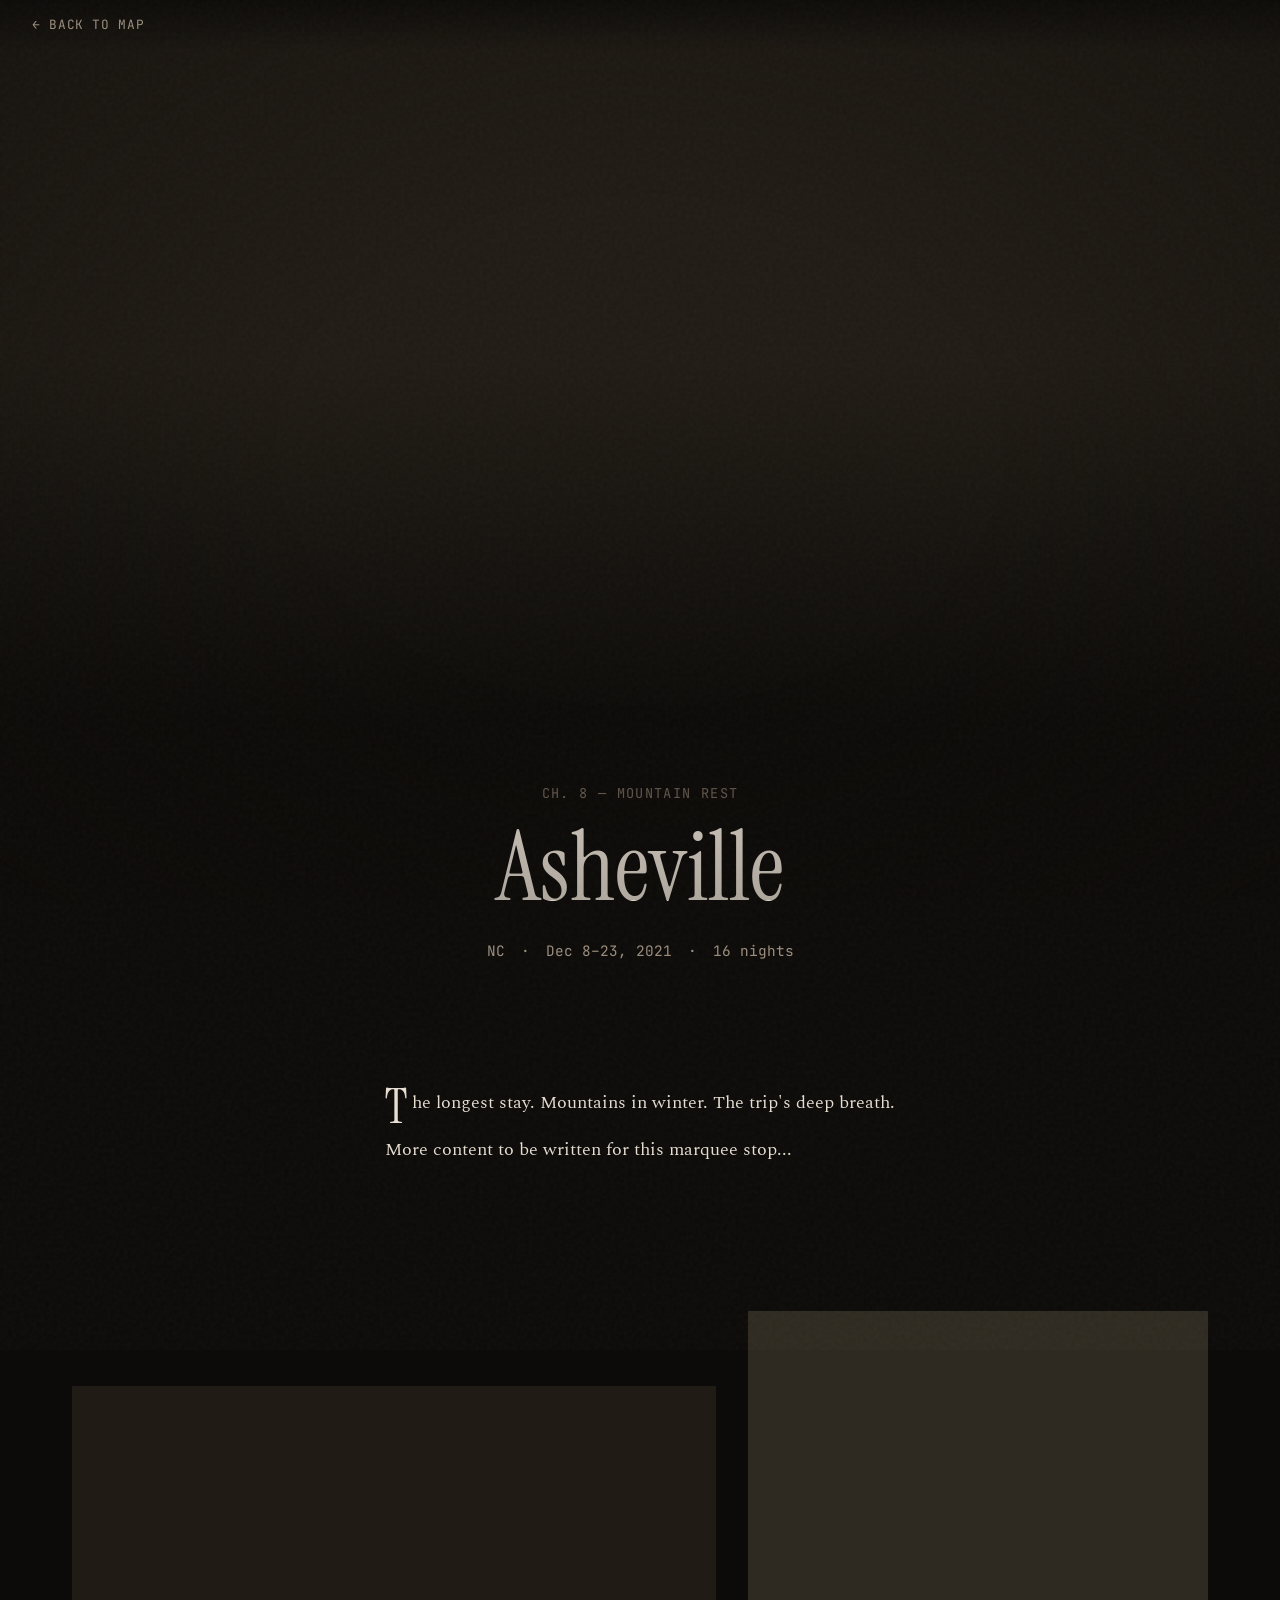
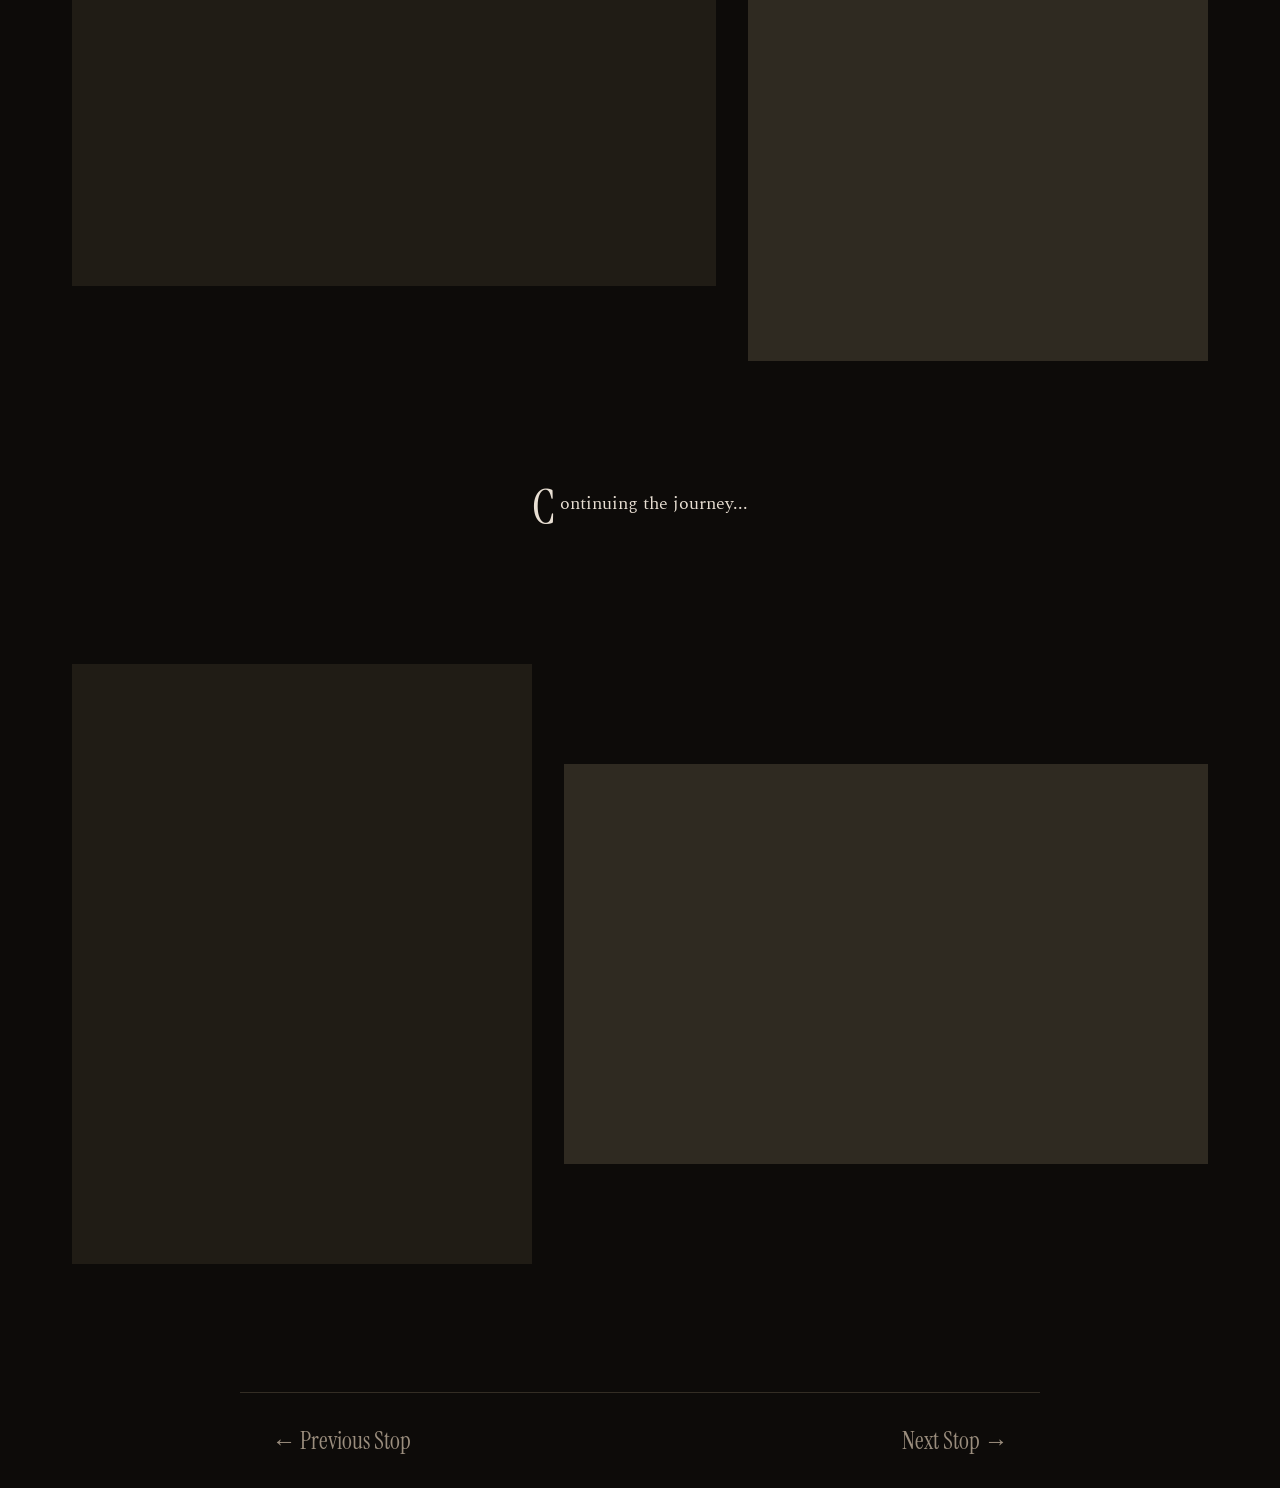
<file: entries/asheville.html>
<!DOCTYPE html>
<html lang="en">
<head>
  <meta charset="UTF-8">
  <meta name="viewport" content="width=device-width, initial-scale=1.0">
  <meta name="description" content="Shelter in Motion — Asheville">
  <meta name="theme-color" content="#0d0b09">
  <title>Asheville — Shelter in Motion</title>

  <!-- Fonts -->
  <link rel="preconnect" href="https://fonts.googleapis.com">
  <link rel="preconnect" href="https://fonts.gstatic.com" crossorigin>
  <link href="https://fonts.googleapis.com/css2?family=Instrument+Serif&family=JetBrains+Mono:wght@300;400&family=Spectral:ital,wght@0,400;0,500;1,400&display=swap" rel="stylesheet">

  <!-- App Styles -->
  <link rel="stylesheet" href="../css/main.css">
  <link rel="stylesheet" href="../css/entry.css">
</head>
<body class="entry-page">

  <!-- Film grain overlay -->
  <div class="grain-overlay" aria-hidden="true"></div>

  <!-- Viewport vignette -->
  <div class="vignette-overlay" aria-hidden="true"></div>

  <!-- Top Navigation -->
  <nav class="entry-nav-header">
    <a href="../index.html" class="back-to-map">&larr; Back to Map</a>
  </nav>

  <!-- Hero Section -->
  <header class="entry-hero">
    <div class="entry-hero-img photo" style="background-color: #252019; width: 100%; height: 100%;"></div>
    <div class="entry-hero-gradient"></div>
  </header>

  <!-- Header Content -->
  <section class="entry-header">
    <span class="entry-chapter">Ch. 8 — Mountain Rest</span>
    <h1 class="entry-title">Asheville</h1>
    <div class="entry-meta">
      <span>NC</span>
      <span>&middot;</span>
      <span>Dec 8–23, 2021</span>
      <span>&middot;</span>
      <span>16 nights</span>
    </div>
  </section>

  <!-- Article Content -->
  <article class="entry-content">
    
    <div class="entry-text">
      <p>The longest stay. Mountains in winter. The trip's deep breath.</p>
      <p>More content to be written for this marquee stop...</p>
    </div>

    <!-- Asymmetrical Photo Gallery -->
    <div class="gallery-row">
      <figure>
        <div class="photo" style="background-color: #252019; width: 100%; height: 500px;"></div>
      </figure>
      <figure>
        <div class="photo" style="background-color: #332d24; width: 100%; height: 650px;"></div>
      </figure>
    </div>

    <div class="entry-text">
      <p>Continuing the journey...</p>
    </div>

    <div class="gallery-row reverse">
      <figure>
        <div class="photo" style="background-color: #252019; width: 100%; height: 600px;"></div>
      </figure>
      <figure>
        <div class="photo" style="background-color: #332d24; width: 100%; height: 400px;"></div>
      </figure>
    </div>

  </article>

  <!-- Footer Navigation -->
  <nav class="entry-footer-nav">
    <a href="#" class="nav-link">&larr; Previous Stop</a>
    <a href="#" class="nav-link">Next Stop &rarr;</a>
  </nav>

</body>
</html>
</file>
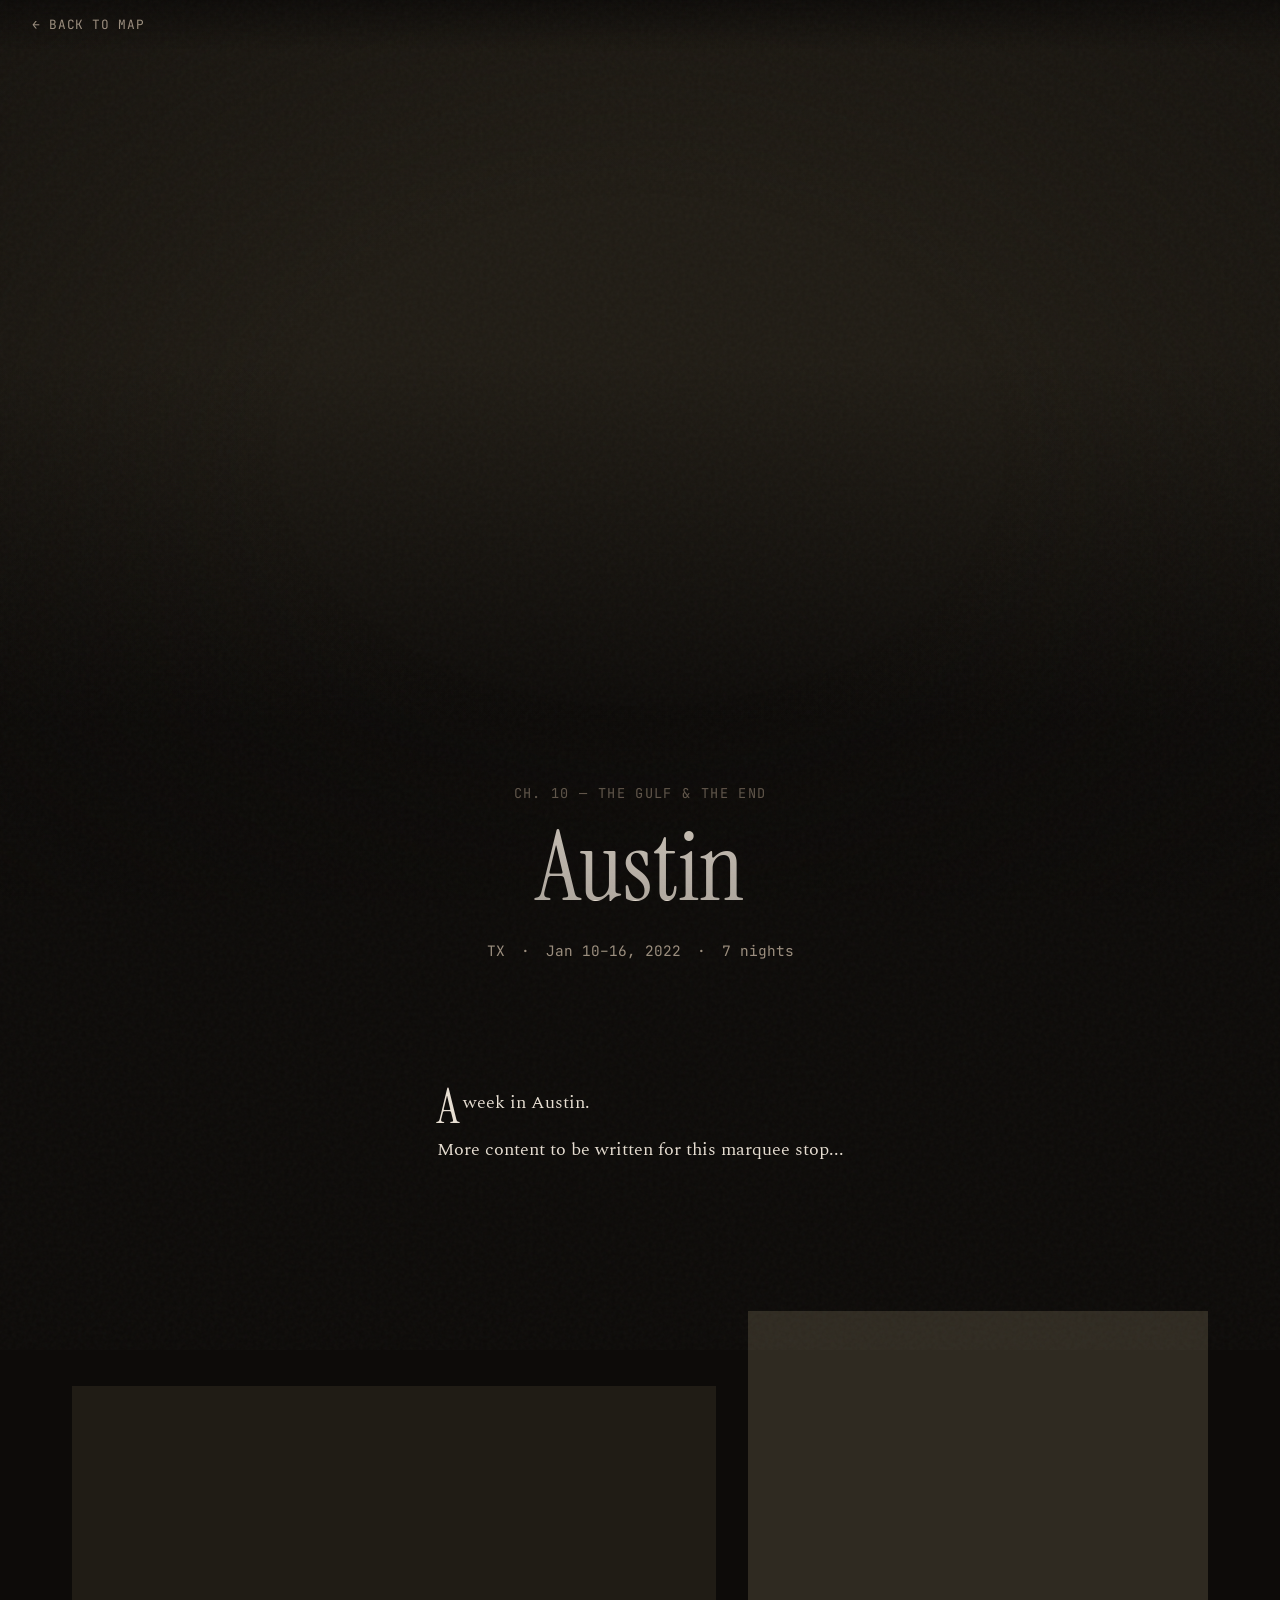
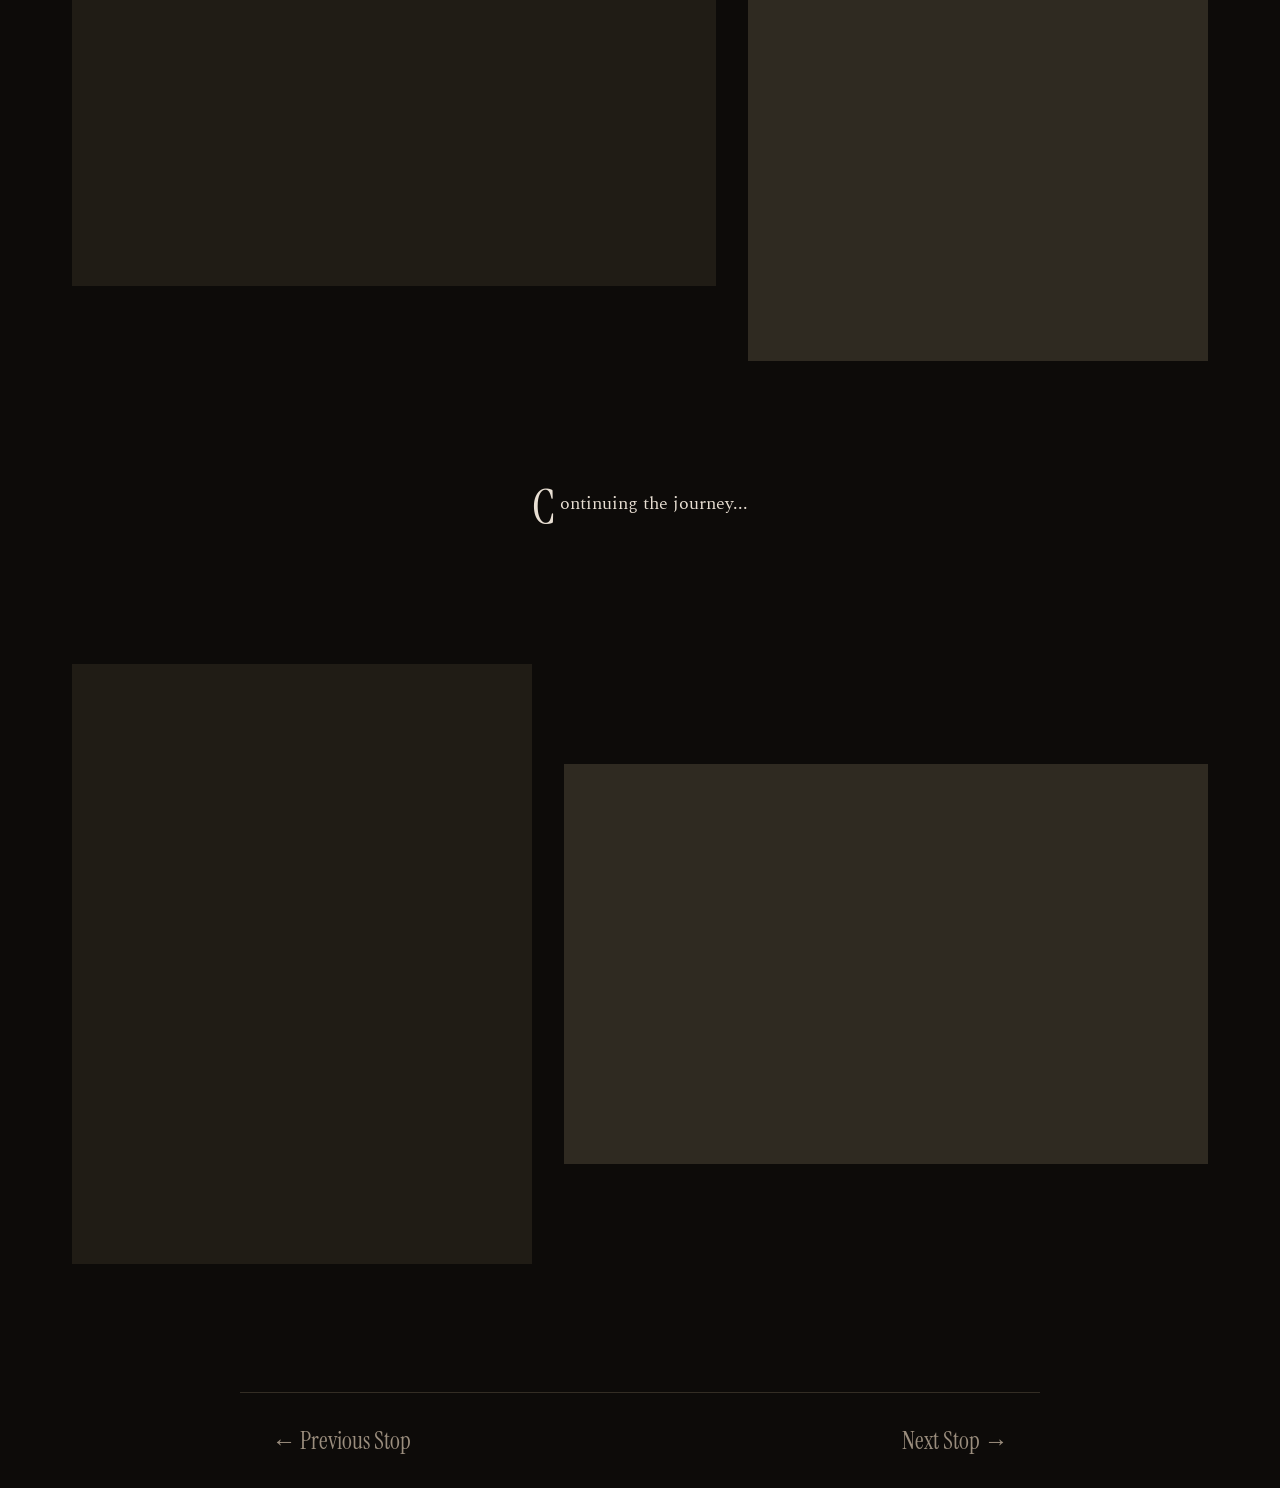
<file: entries/austin.html>
<!DOCTYPE html>
<html lang="en">
<head>
  <meta charset="UTF-8">
  <meta name="viewport" content="width=device-width, initial-scale=1.0">
  <meta name="description" content="Shelter in Motion — Austin">
  <meta name="theme-color" content="#0d0b09">
  <title>Austin — Shelter in Motion</title>

  <!-- Fonts -->
  <link rel="preconnect" href="https://fonts.googleapis.com">
  <link rel="preconnect" href="https://fonts.gstatic.com" crossorigin>
  <link href="https://fonts.googleapis.com/css2?family=Instrument+Serif&family=JetBrains+Mono:wght@300;400&family=Spectral:ital,wght@0,400;0,500;1,400&display=swap" rel="stylesheet">

  <!-- App Styles -->
  <link rel="stylesheet" href="../css/main.css">
  <link rel="stylesheet" href="../css/entry.css">
</head>
<body class="entry-page">

  <!-- Film grain overlay -->
  <div class="grain-overlay" aria-hidden="true"></div>

  <!-- Viewport vignette -->
  <div class="vignette-overlay" aria-hidden="true"></div>

  <!-- Top Navigation -->
  <nav class="entry-nav-header">
    <a href="../index.html" class="back-to-map">&larr; Back to Map</a>
  </nav>

  <!-- Hero Section -->
  <header class="entry-hero">
    <div class="entry-hero-img photo" style="background-color: #252019; width: 100%; height: 100%;"></div>
    <div class="entry-hero-gradient"></div>
  </header>

  <!-- Header Content -->
  <section class="entry-header">
    <span class="entry-chapter">Ch. 10 — The Gulf & The End</span>
    <h1 class="entry-title">Austin</h1>
    <div class="entry-meta">
      <span>TX</span>
      <span>&middot;</span>
      <span>Jan 10–16, 2022</span>
      <span>&middot;</span>
      <span>7 nights</span>
    </div>
  </section>

  <!-- Article Content -->
  <article class="entry-content">
    
    <div class="entry-text">
      <p>A week in Austin.</p>
      <p>More content to be written for this marquee stop...</p>
    </div>

    <!-- Asymmetrical Photo Gallery -->
    <div class="gallery-row">
      <figure>
        <div class="photo" style="background-color: #252019; width: 100%; height: 500px;"></div>
      </figure>
      <figure>
        <div class="photo" style="background-color: #332d24; width: 100%; height: 650px;"></div>
      </figure>
    </div>

    <div class="entry-text">
      <p>Continuing the journey...</p>
    </div>

    <div class="gallery-row reverse">
      <figure>
        <div class="photo" style="background-color: #252019; width: 100%; height: 600px;"></div>
      </figure>
      <figure>
        <div class="photo" style="background-color: #332d24; width: 100%; height: 400px;"></div>
      </figure>
    </div>

  </article>

  <!-- Footer Navigation -->
  <nav class="entry-footer-nav">
    <a href="#" class="nav-link">&larr; Previous Stop</a>
    <a href="#" class="nav-link">Next Stop &rarr;</a>
  </nav>

</body>
</html>
</file>
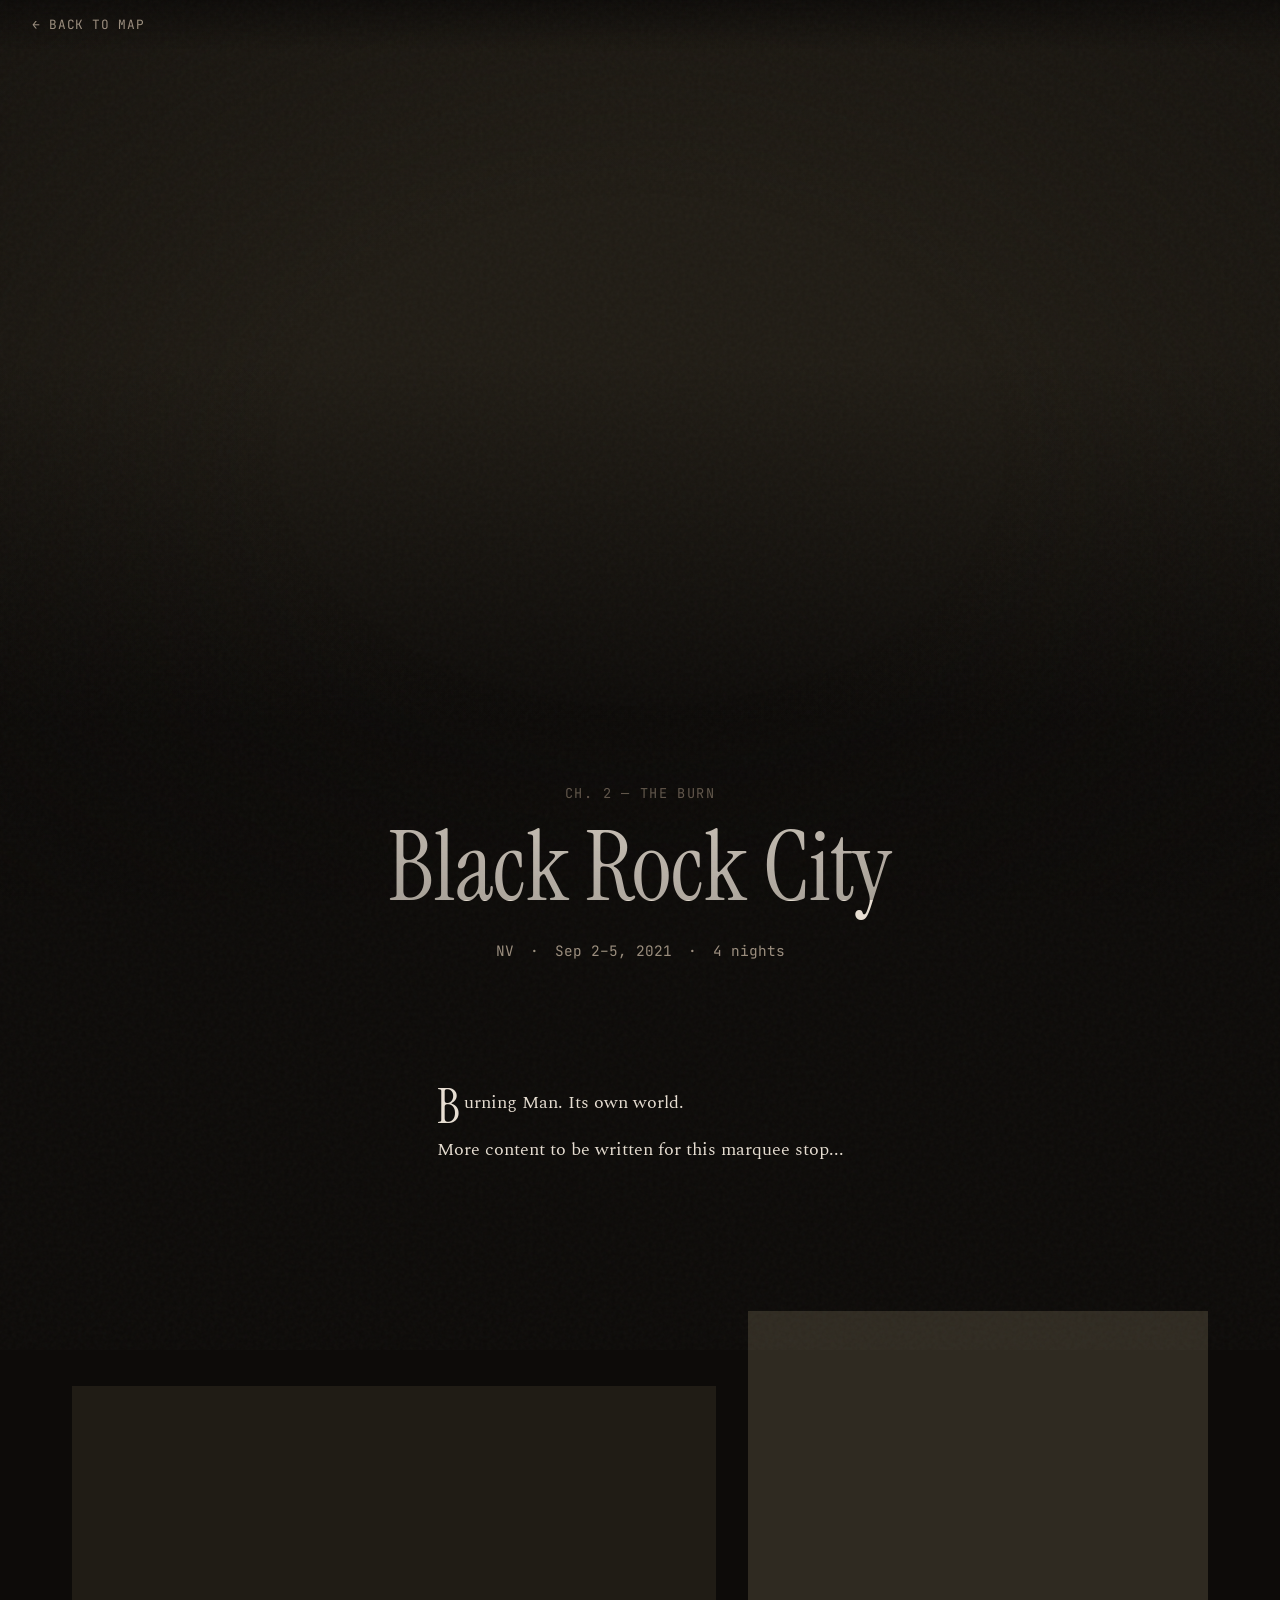
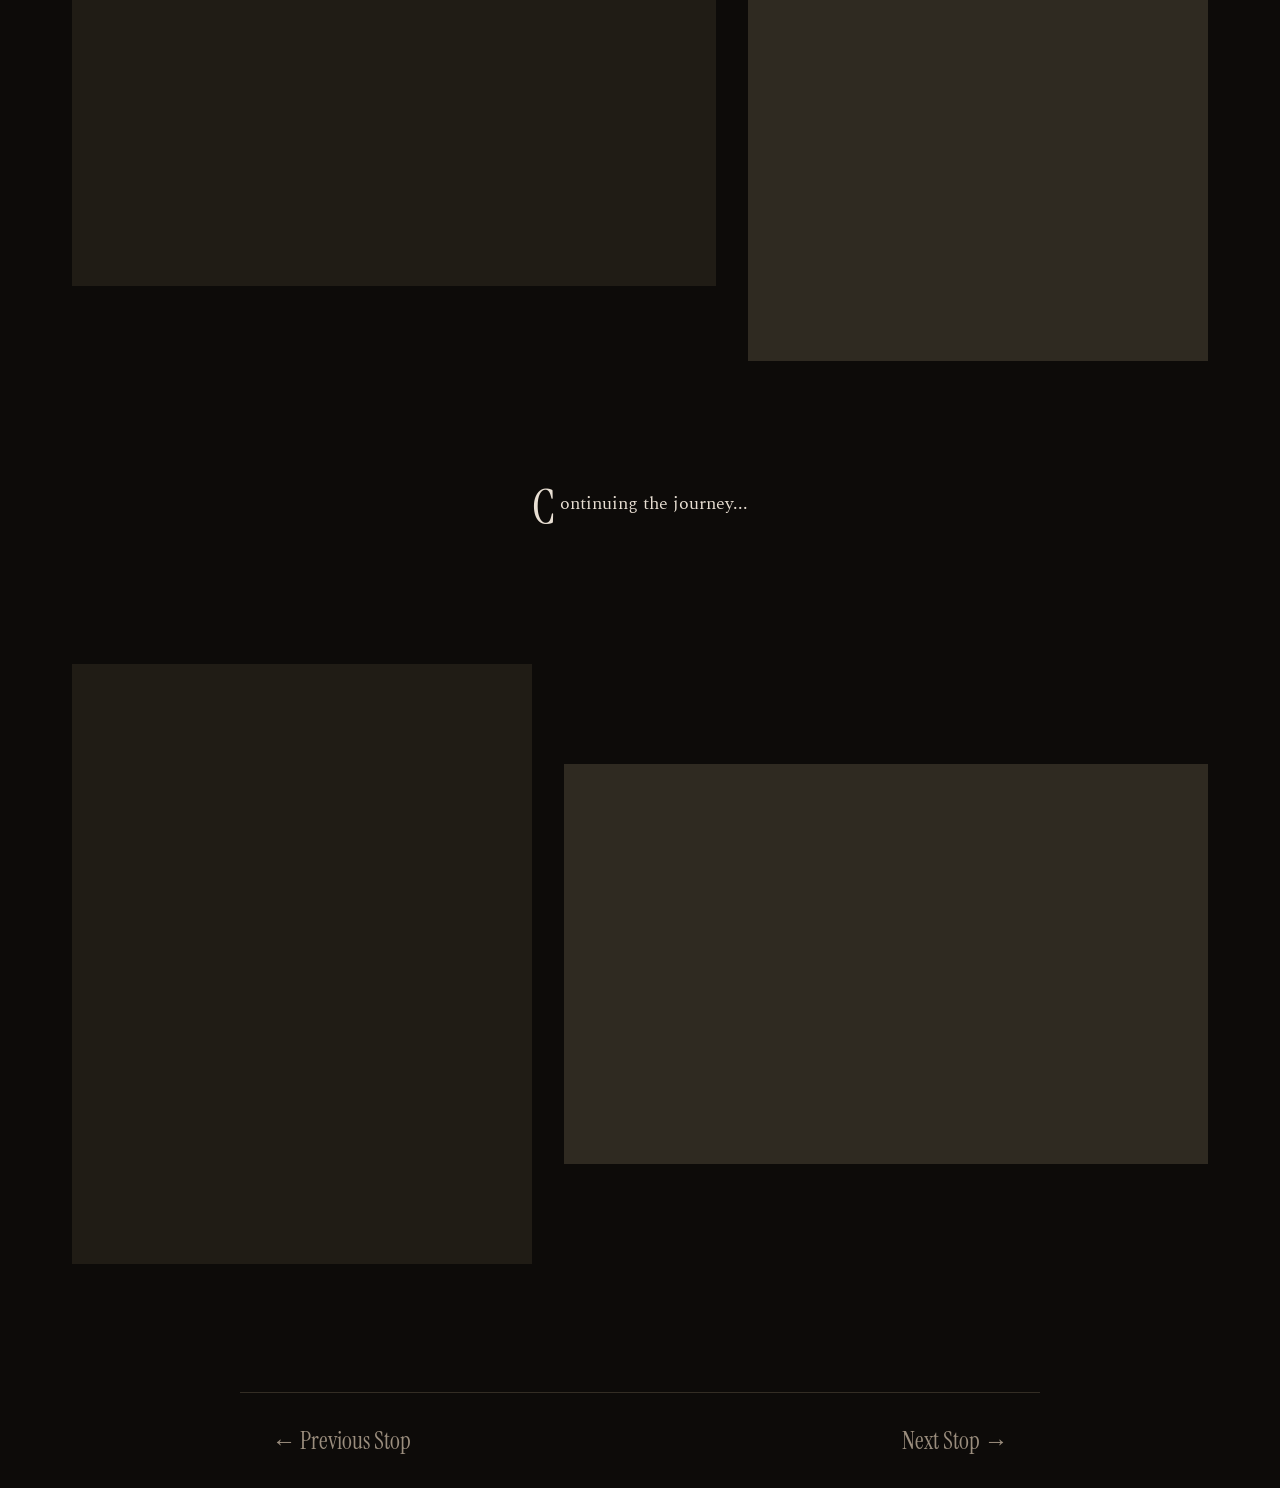
<file: entries/black-rock.html>
<!DOCTYPE html>
<html lang="en">
<head>
  <meta charset="UTF-8">
  <meta name="viewport" content="width=device-width, initial-scale=1.0">
  <meta name="description" content="Shelter in Motion — Black Rock City">
  <meta name="theme-color" content="#0d0b09">
  <title>Black Rock City — Shelter in Motion</title>

  <!-- Fonts -->
  <link rel="preconnect" href="https://fonts.googleapis.com">
  <link rel="preconnect" href="https://fonts.gstatic.com" crossorigin>
  <link href="https://fonts.googleapis.com/css2?family=Instrument+Serif&family=JetBrains+Mono:wght@300;400&family=Spectral:ital,wght@0,400;0,500;1,400&display=swap" rel="stylesheet">

  <!-- App Styles -->
  <link rel="stylesheet" href="../css/main.css">
  <link rel="stylesheet" href="../css/entry.css">
</head>
<body class="entry-page">

  <!-- Film grain overlay -->
  <div class="grain-overlay" aria-hidden="true"></div>

  <!-- Viewport vignette -->
  <div class="vignette-overlay" aria-hidden="true"></div>

  <!-- Top Navigation -->
  <nav class="entry-nav-header">
    <a href="../index.html" class="back-to-map">&larr; Back to Map</a>
  </nav>

  <!-- Hero Section -->
  <header class="entry-hero">
    <div class="entry-hero-img photo" style="background-color: #252019; width: 100%; height: 100%;"></div>
    <div class="entry-hero-gradient"></div>
  </header>

  <!-- Header Content -->
  <section class="entry-header">
    <span class="entry-chapter">Ch. 2 — The Burn</span>
    <h1 class="entry-title">Black Rock City</h1>
    <div class="entry-meta">
      <span>NV</span>
      <span>&middot;</span>
      <span>Sep 2–5, 2021</span>
      <span>&middot;</span>
      <span>4 nights</span>
    </div>
  </section>

  <!-- Article Content -->
  <article class="entry-content">
    
    <div class="entry-text">
      <p>Burning Man. Its own world.</p>
      <p>More content to be written for this marquee stop...</p>
    </div>

    <!-- Asymmetrical Photo Gallery -->
    <div class="gallery-row">
      <figure>
        <div class="photo" style="background-color: #252019; width: 100%; height: 500px;"></div>
      </figure>
      <figure>
        <div class="photo" style="background-color: #332d24; width: 100%; height: 650px;"></div>
      </figure>
    </div>

    <div class="entry-text">
      <p>Continuing the journey...</p>
    </div>

    <div class="gallery-row reverse">
      <figure>
        <div class="photo" style="background-color: #252019; width: 100%; height: 600px;"></div>
      </figure>
      <figure>
        <div class="photo" style="background-color: #332d24; width: 100%; height: 400px;"></div>
      </figure>
    </div>

  </article>

  <!-- Footer Navigation -->
  <nav class="entry-footer-nav">
    <a href="#" class="nav-link">&larr; Previous Stop</a>
    <a href="#" class="nav-link">Next Stop &rarr;</a>
  </nav>

</body>
</html>
</file>
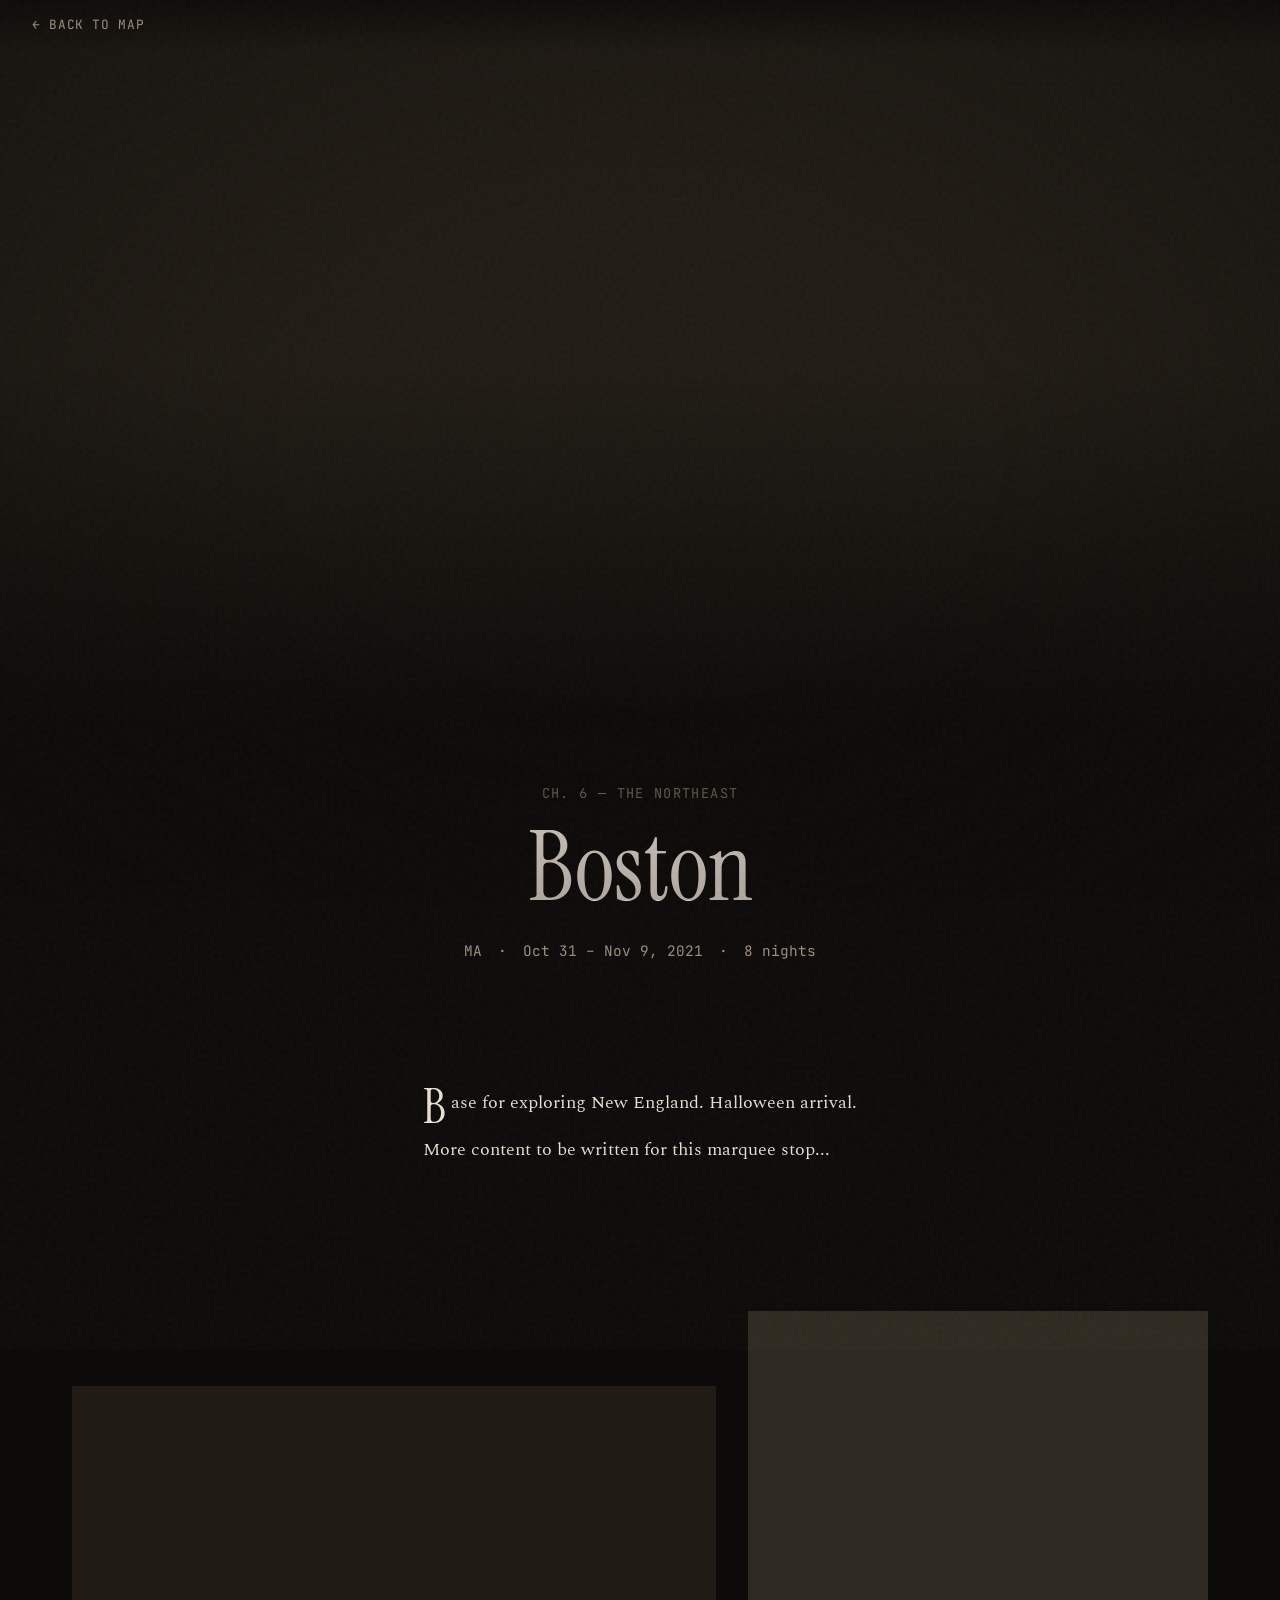
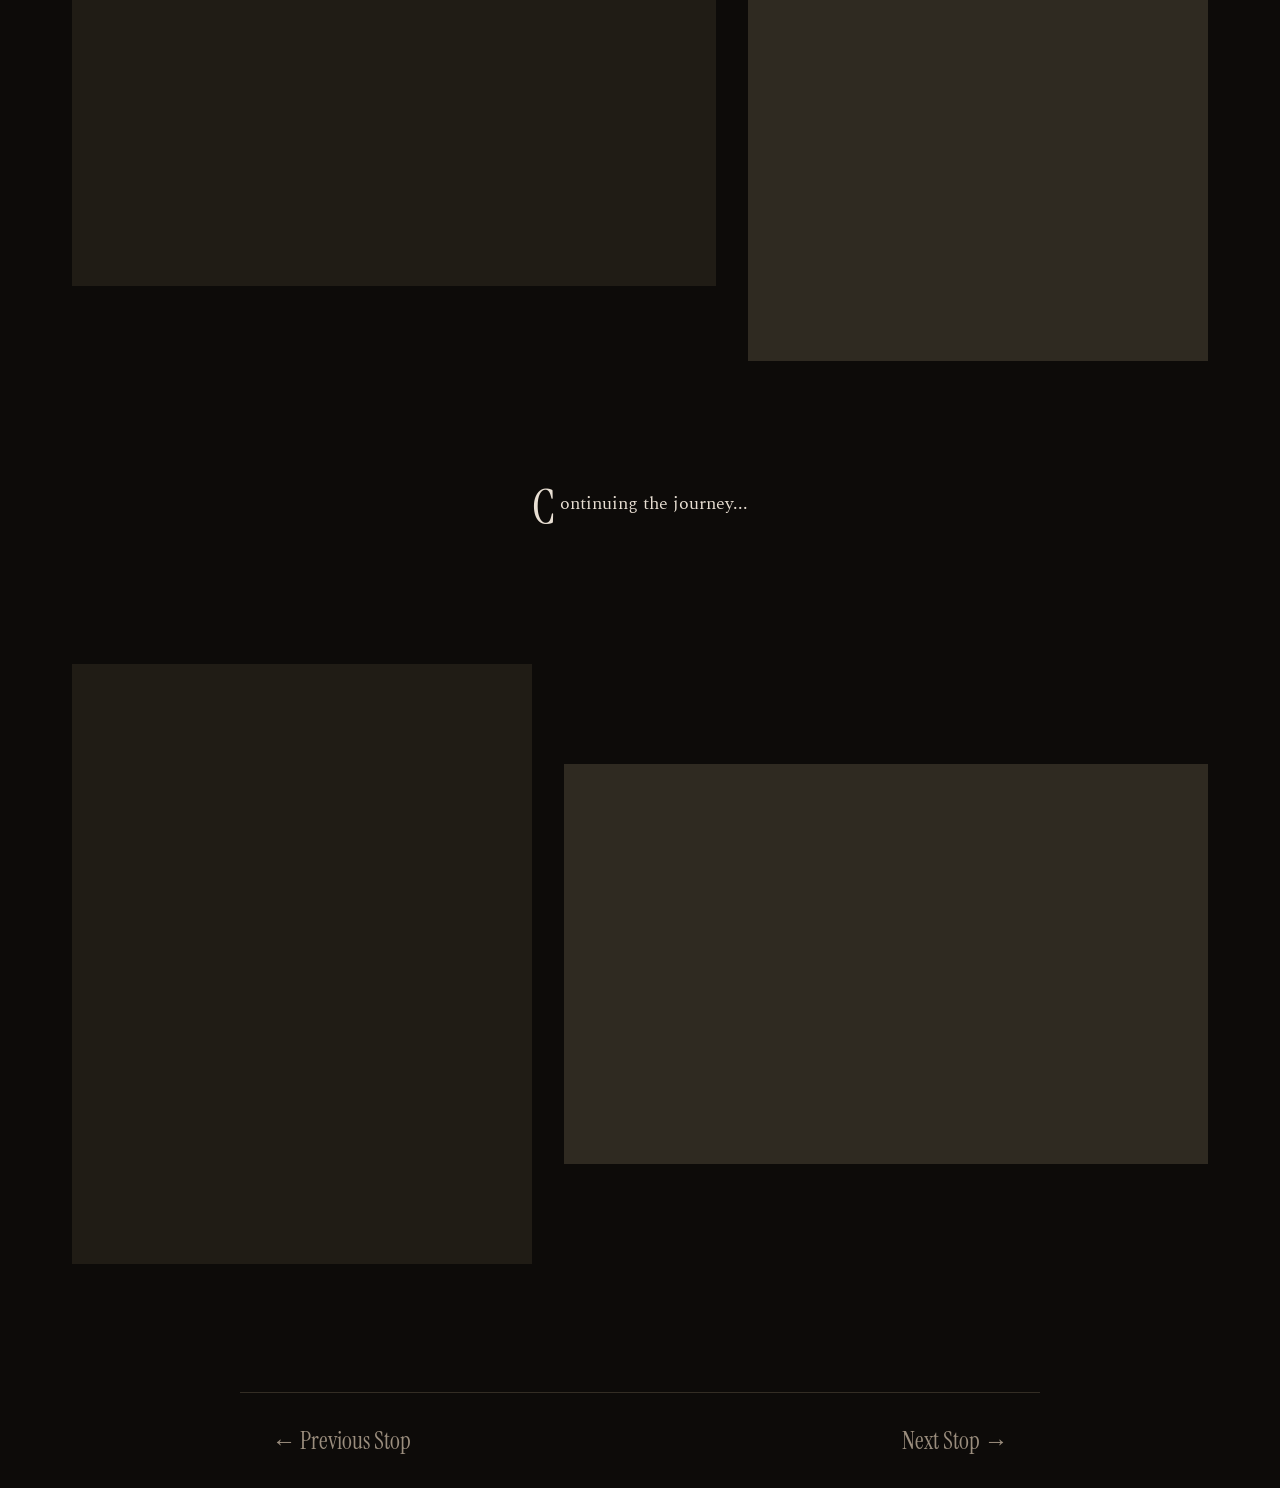
<file: entries/boston.html>
<!DOCTYPE html>
<html lang="en">
<head>
  <meta charset="UTF-8">
  <meta name="viewport" content="width=device-width, initial-scale=1.0">
  <meta name="description" content="Shelter in Motion — Boston">
  <meta name="theme-color" content="#0d0b09">
  <title>Boston — Shelter in Motion</title>

  <!-- Fonts -->
  <link rel="preconnect" href="https://fonts.googleapis.com">
  <link rel="preconnect" href="https://fonts.gstatic.com" crossorigin>
  <link href="https://fonts.googleapis.com/css2?family=Instrument+Serif&family=JetBrains+Mono:wght@300;400&family=Spectral:ital,wght@0,400;0,500;1,400&display=swap" rel="stylesheet">

  <!-- App Styles -->
  <link rel="stylesheet" href="../css/main.css">
  <link rel="stylesheet" href="../css/entry.css">
</head>
<body class="entry-page">

  <!-- Film grain overlay -->
  <div class="grain-overlay" aria-hidden="true"></div>

  <!-- Viewport vignette -->
  <div class="vignette-overlay" aria-hidden="true"></div>

  <!-- Top Navigation -->
  <nav class="entry-nav-header">
    <a href="../index.html" class="back-to-map">&larr; Back to Map</a>
  </nav>

  <!-- Hero Section -->
  <header class="entry-hero">
    <div class="entry-hero-img photo" style="background-color: #252019; width: 100%; height: 100%;"></div>
    <div class="entry-hero-gradient"></div>
  </header>

  <!-- Header Content -->
  <section class="entry-header">
    <span class="entry-chapter">Ch. 6 — The Northeast</span>
    <h1 class="entry-title">Boston</h1>
    <div class="entry-meta">
      <span>MA</span>
      <span>&middot;</span>
      <span>Oct 31 – Nov 9, 2021</span>
      <span>&middot;</span>
      <span>8 nights</span>
    </div>
  </section>

  <!-- Article Content -->
  <article class="entry-content">
    
    <div class="entry-text">
      <p>Base for exploring New England. Halloween arrival.</p>
      <p>More content to be written for this marquee stop...</p>
    </div>

    <!-- Asymmetrical Photo Gallery -->
    <div class="gallery-row">
      <figure>
        <div class="photo" style="background-color: #252019; width: 100%; height: 500px;"></div>
      </figure>
      <figure>
        <div class="photo" style="background-color: #332d24; width: 100%; height: 650px;"></div>
      </figure>
    </div>

    <div class="entry-text">
      <p>Continuing the journey...</p>
    </div>

    <div class="gallery-row reverse">
      <figure>
        <div class="photo" style="background-color: #252019; width: 100%; height: 600px;"></div>
      </figure>
      <figure>
        <div class="photo" style="background-color: #332d24; width: 100%; height: 400px;"></div>
      </figure>
    </div>

  </article>

  <!-- Footer Navigation -->
  <nav class="entry-footer-nav">
    <a href="#" class="nav-link">&larr; Previous Stop</a>
    <a href="#" class="nav-link">Next Stop &rarr;</a>
  </nav>

</body>
</html>
</file>
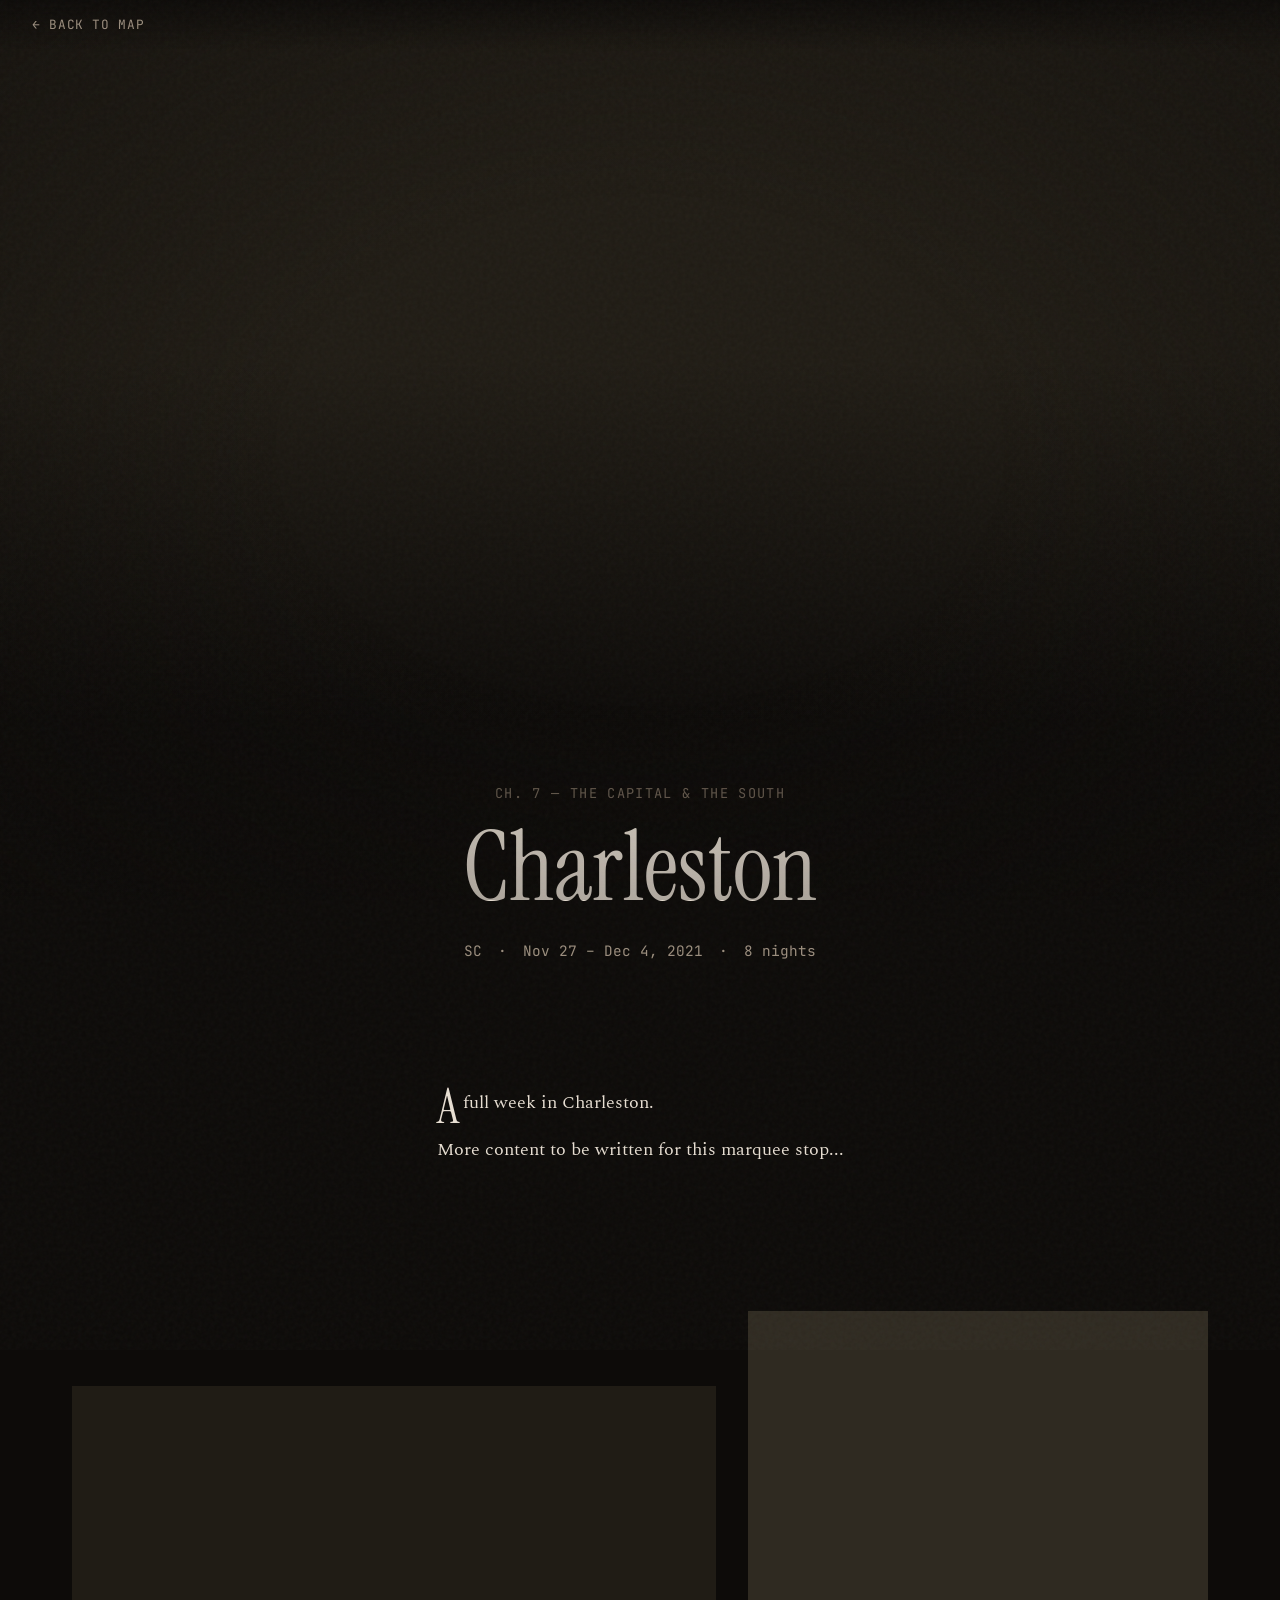
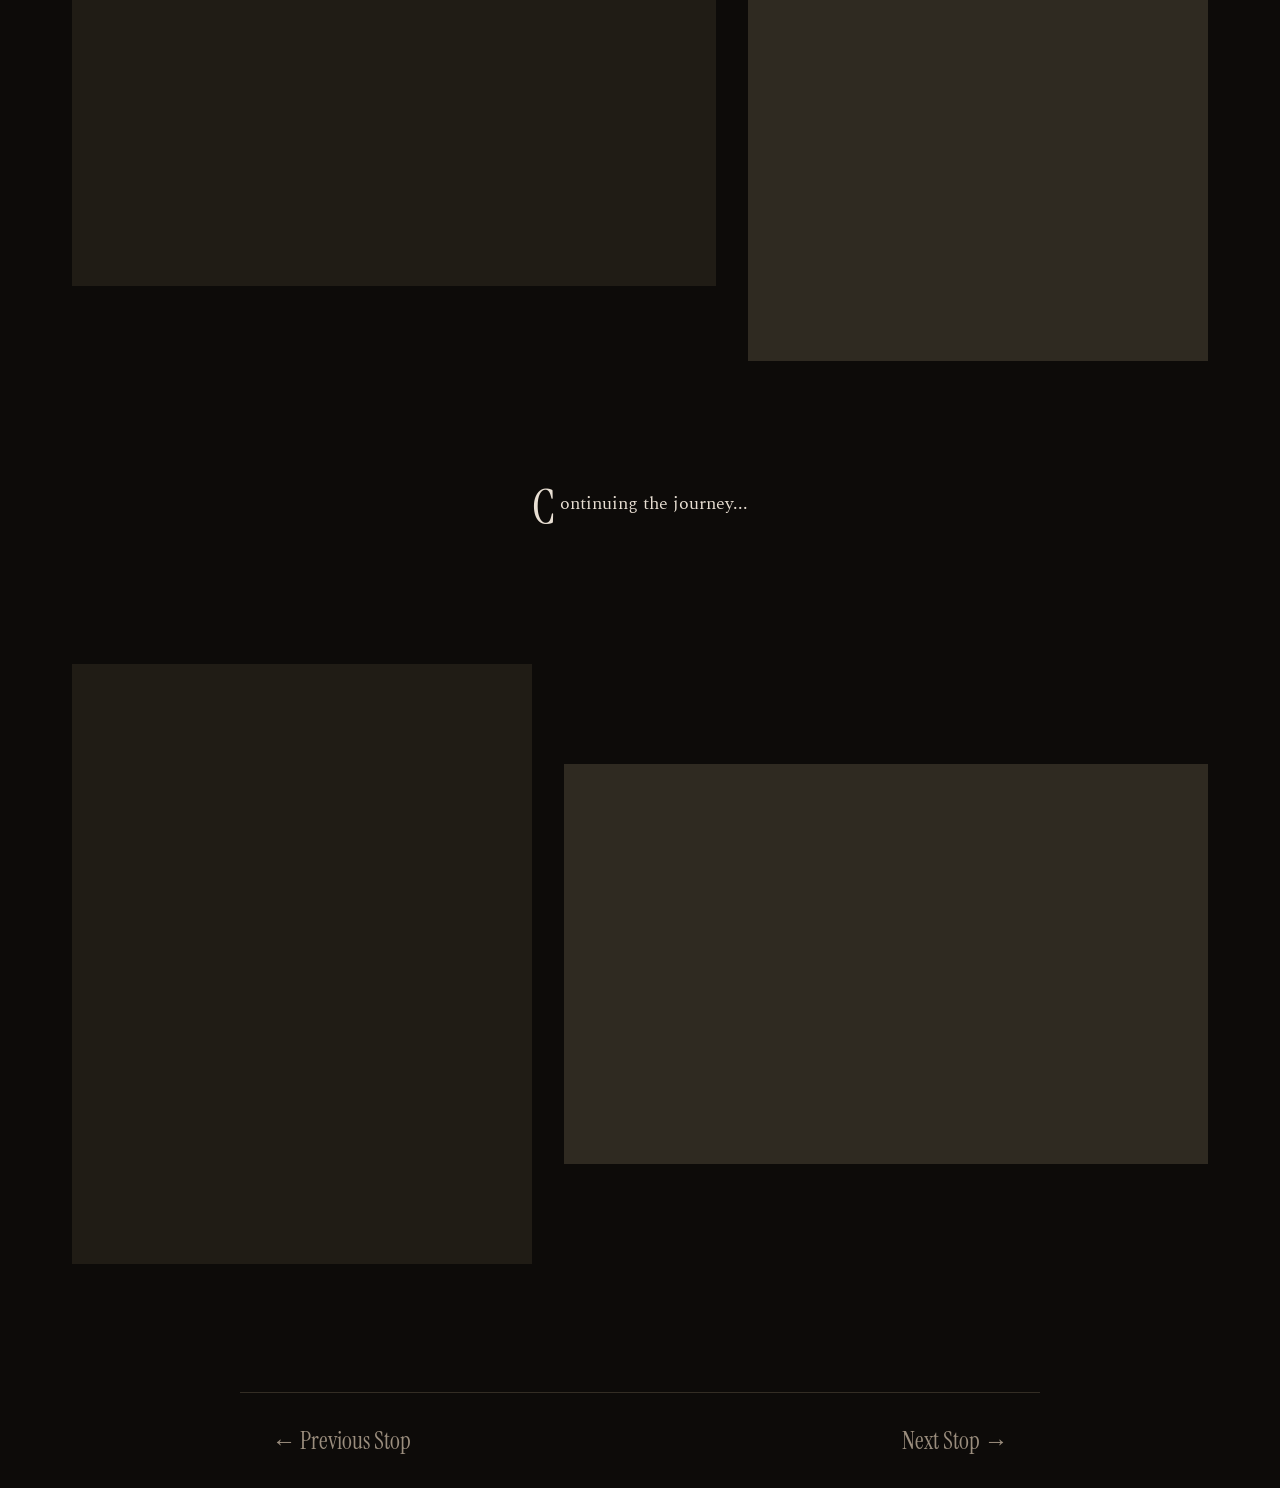
<file: entries/charleston.html>
<!DOCTYPE html>
<html lang="en">
<head>
  <meta charset="UTF-8">
  <meta name="viewport" content="width=device-width, initial-scale=1.0">
  <meta name="description" content="Shelter in Motion — Charleston">
  <meta name="theme-color" content="#0d0b09">
  <title>Charleston — Shelter in Motion</title>

  <!-- Fonts -->
  <link rel="preconnect" href="https://fonts.googleapis.com">
  <link rel="preconnect" href="https://fonts.gstatic.com" crossorigin>
  <link href="https://fonts.googleapis.com/css2?family=Instrument+Serif&family=JetBrains+Mono:wght@300;400&family=Spectral:ital,wght@0,400;0,500;1,400&display=swap" rel="stylesheet">

  <!-- App Styles -->
  <link rel="stylesheet" href="../css/main.css">
  <link rel="stylesheet" href="../css/entry.css">
</head>
<body class="entry-page">

  <!-- Film grain overlay -->
  <div class="grain-overlay" aria-hidden="true"></div>

  <!-- Viewport vignette -->
  <div class="vignette-overlay" aria-hidden="true"></div>

  <!-- Top Navigation -->
  <nav class="entry-nav-header">
    <a href="../index.html" class="back-to-map">&larr; Back to Map</a>
  </nav>

  <!-- Hero Section -->
  <header class="entry-hero">
    <div class="entry-hero-img photo" style="background-color: #252019; width: 100%; height: 100%;"></div>
    <div class="entry-hero-gradient"></div>
  </header>

  <!-- Header Content -->
  <section class="entry-header">
    <span class="entry-chapter">Ch. 7 — The Capital & the South</span>
    <h1 class="entry-title">Charleston</h1>
    <div class="entry-meta">
      <span>SC</span>
      <span>&middot;</span>
      <span>Nov 27 – Dec 4, 2021</span>
      <span>&middot;</span>
      <span>8 nights</span>
    </div>
  </section>

  <!-- Article Content -->
  <article class="entry-content">
    
    <div class="entry-text">
      <p>A full week in Charleston.</p>
      <p>More content to be written for this marquee stop...</p>
    </div>

    <!-- Asymmetrical Photo Gallery -->
    <div class="gallery-row">
      <figure>
        <div class="photo" style="background-color: #252019; width: 100%; height: 500px;"></div>
      </figure>
      <figure>
        <div class="photo" style="background-color: #332d24; width: 100%; height: 650px;"></div>
      </figure>
    </div>

    <div class="entry-text">
      <p>Continuing the journey...</p>
    </div>

    <div class="gallery-row reverse">
      <figure>
        <div class="photo" style="background-color: #252019; width: 100%; height: 600px;"></div>
      </figure>
      <figure>
        <div class="photo" style="background-color: #332d24; width: 100%; height: 400px;"></div>
      </figure>
    </div>

  </article>

  <!-- Footer Navigation -->
  <nav class="entry-footer-nav">
    <a href="#" class="nav-link">&larr; Previous Stop</a>
    <a href="#" class="nav-link">Next Stop &rarr;</a>
  </nav>

</body>
</html>
</file>
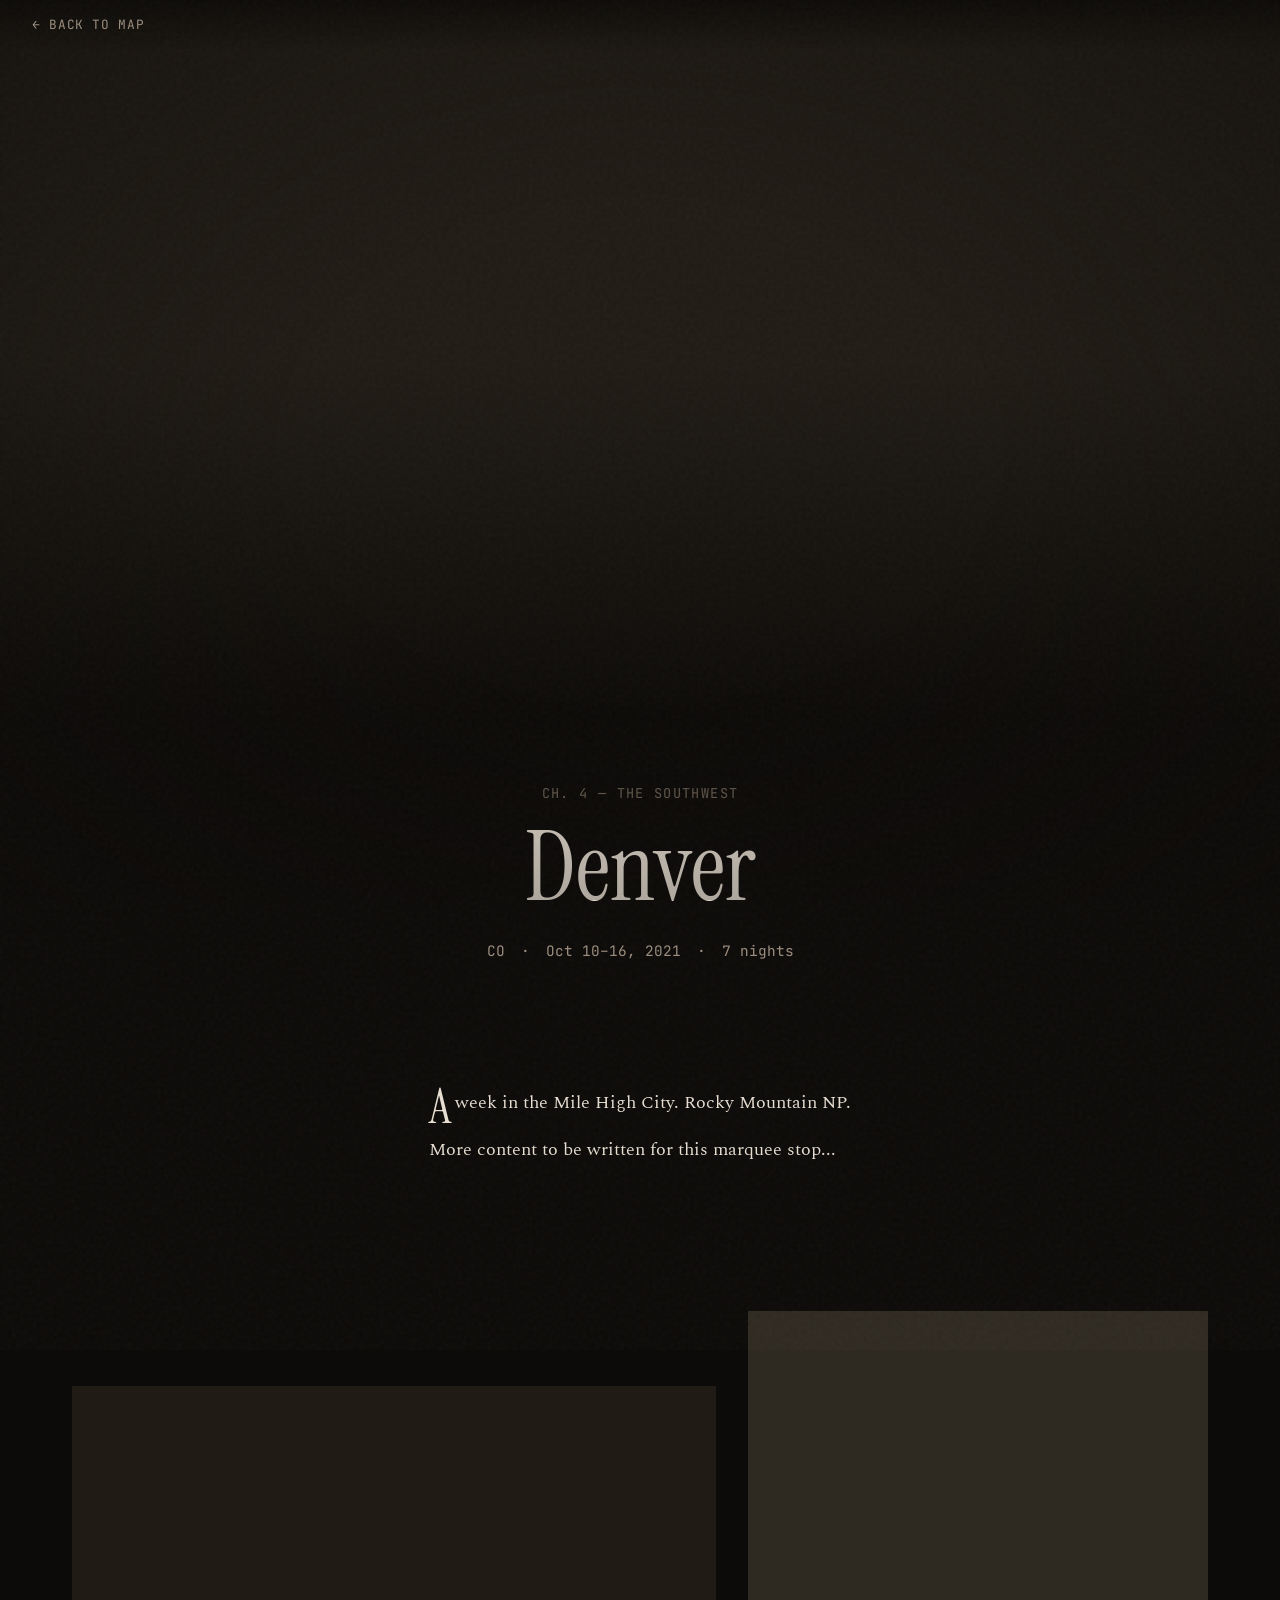
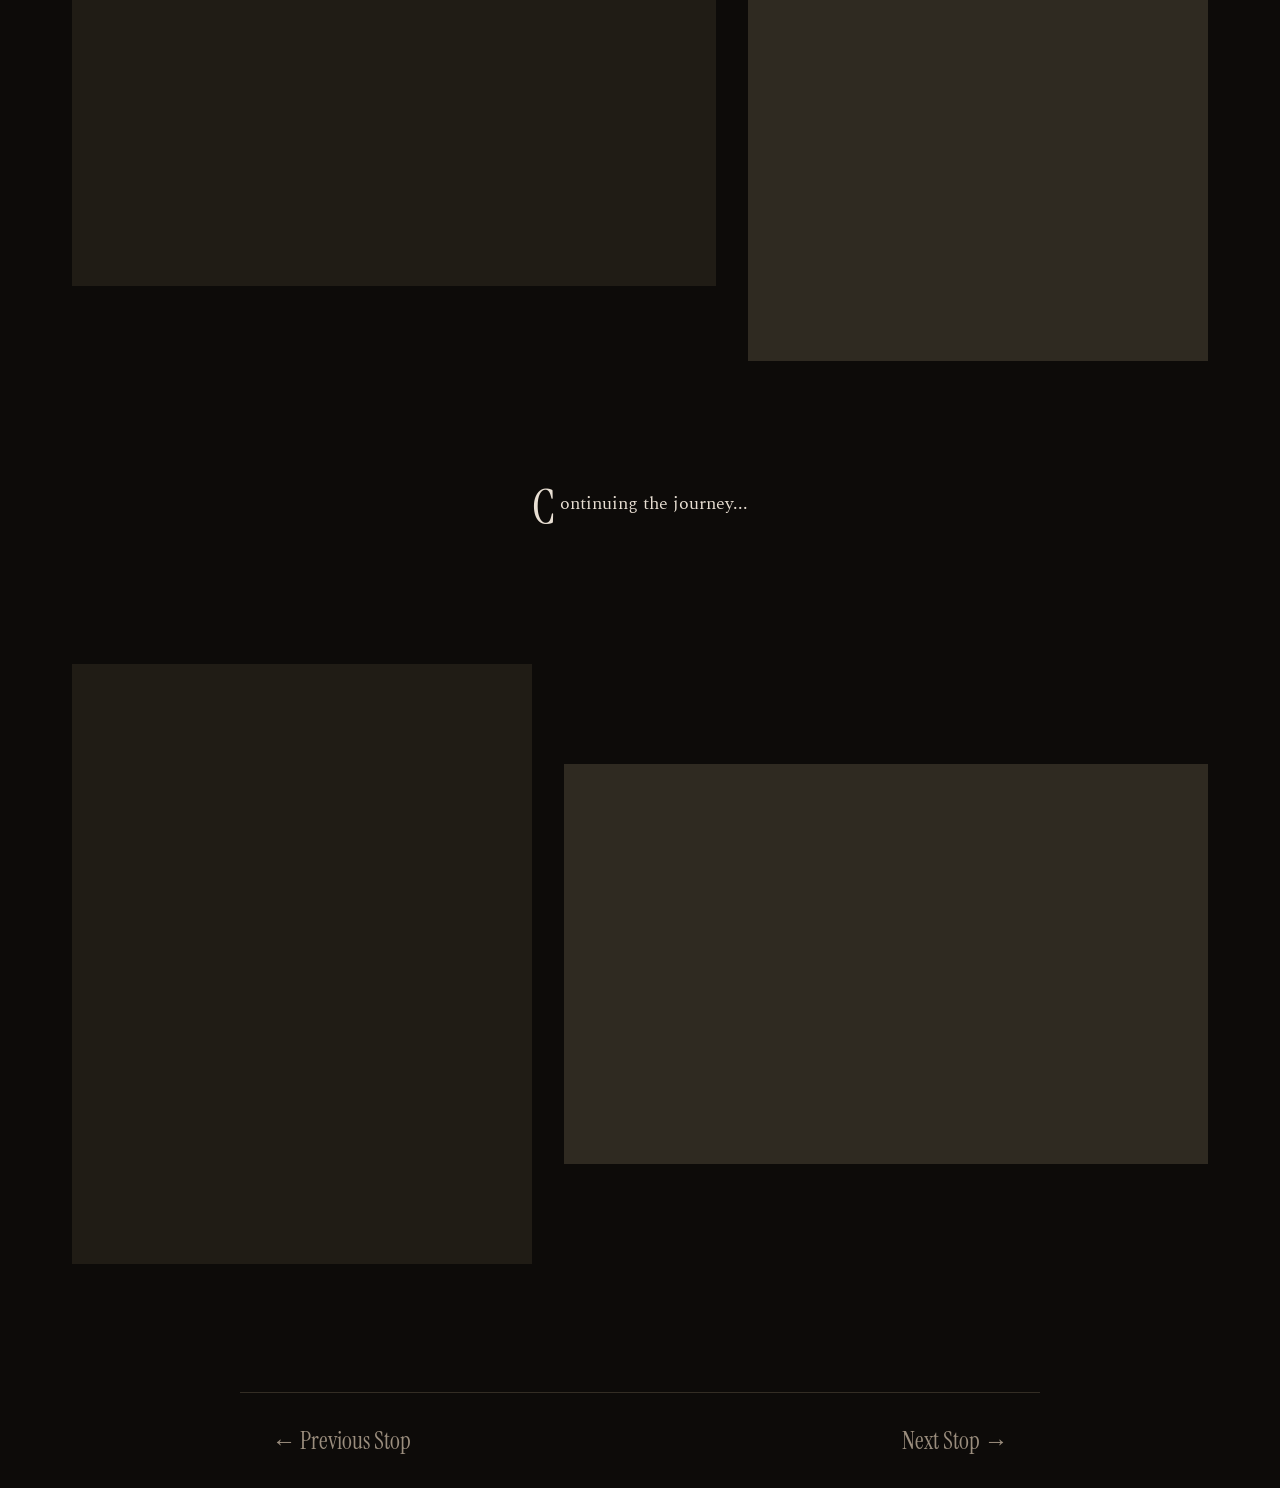
<file: entries/denver.html>
<!DOCTYPE html>
<html lang="en">
<head>
  <meta charset="UTF-8">
  <meta name="viewport" content="width=device-width, initial-scale=1.0">
  <meta name="description" content="Shelter in Motion — Denver">
  <meta name="theme-color" content="#0d0b09">
  <title>Denver — Shelter in Motion</title>

  <!-- Fonts -->
  <link rel="preconnect" href="https://fonts.googleapis.com">
  <link rel="preconnect" href="https://fonts.gstatic.com" crossorigin>
  <link href="https://fonts.googleapis.com/css2?family=Instrument+Serif&family=JetBrains+Mono:wght@300;400&family=Spectral:ital,wght@0,400;0,500;1,400&display=swap" rel="stylesheet">

  <!-- App Styles -->
  <link rel="stylesheet" href="../css/main.css">
  <link rel="stylesheet" href="../css/entry.css">
</head>
<body class="entry-page">

  <!-- Film grain overlay -->
  <div class="grain-overlay" aria-hidden="true"></div>

  <!-- Viewport vignette -->
  <div class="vignette-overlay" aria-hidden="true"></div>

  <!-- Top Navigation -->
  <nav class="entry-nav-header">
    <a href="../index.html" class="back-to-map">&larr; Back to Map</a>
  </nav>

  <!-- Hero Section -->
  <header class="entry-hero">
    <div class="entry-hero-img photo" style="background-color: #252019; width: 100%; height: 100%;"></div>
    <div class="entry-hero-gradient"></div>
  </header>

  <!-- Header Content -->
  <section class="entry-header">
    <span class="entry-chapter">Ch. 4 — The Southwest</span>
    <h1 class="entry-title">Denver</h1>
    <div class="entry-meta">
      <span>CO</span>
      <span>&middot;</span>
      <span>Oct 10–16, 2021</span>
      <span>&middot;</span>
      <span>7 nights</span>
    </div>
  </section>

  <!-- Article Content -->
  <article class="entry-content">
    
    <div class="entry-text">
      <p>A week in the Mile High City. Rocky Mountain NP.</p>
      <p>More content to be written for this marquee stop...</p>
    </div>

    <!-- Asymmetrical Photo Gallery -->
    <div class="gallery-row">
      <figure>
        <div class="photo" style="background-color: #252019; width: 100%; height: 500px;"></div>
      </figure>
      <figure>
        <div class="photo" style="background-color: #332d24; width: 100%; height: 650px;"></div>
      </figure>
    </div>

    <div class="entry-text">
      <p>Continuing the journey...</p>
    </div>

    <div class="gallery-row reverse">
      <figure>
        <div class="photo" style="background-color: #252019; width: 100%; height: 600px;"></div>
      </figure>
      <figure>
        <div class="photo" style="background-color: #332d24; width: 100%; height: 400px;"></div>
      </figure>
    </div>

  </article>

  <!-- Footer Navigation -->
  <nav class="entry-footer-nav">
    <a href="#" class="nav-link">&larr; Previous Stop</a>
    <a href="#" class="nav-link">Next Stop &rarr;</a>
  </nav>

</body>
</html>
</file>
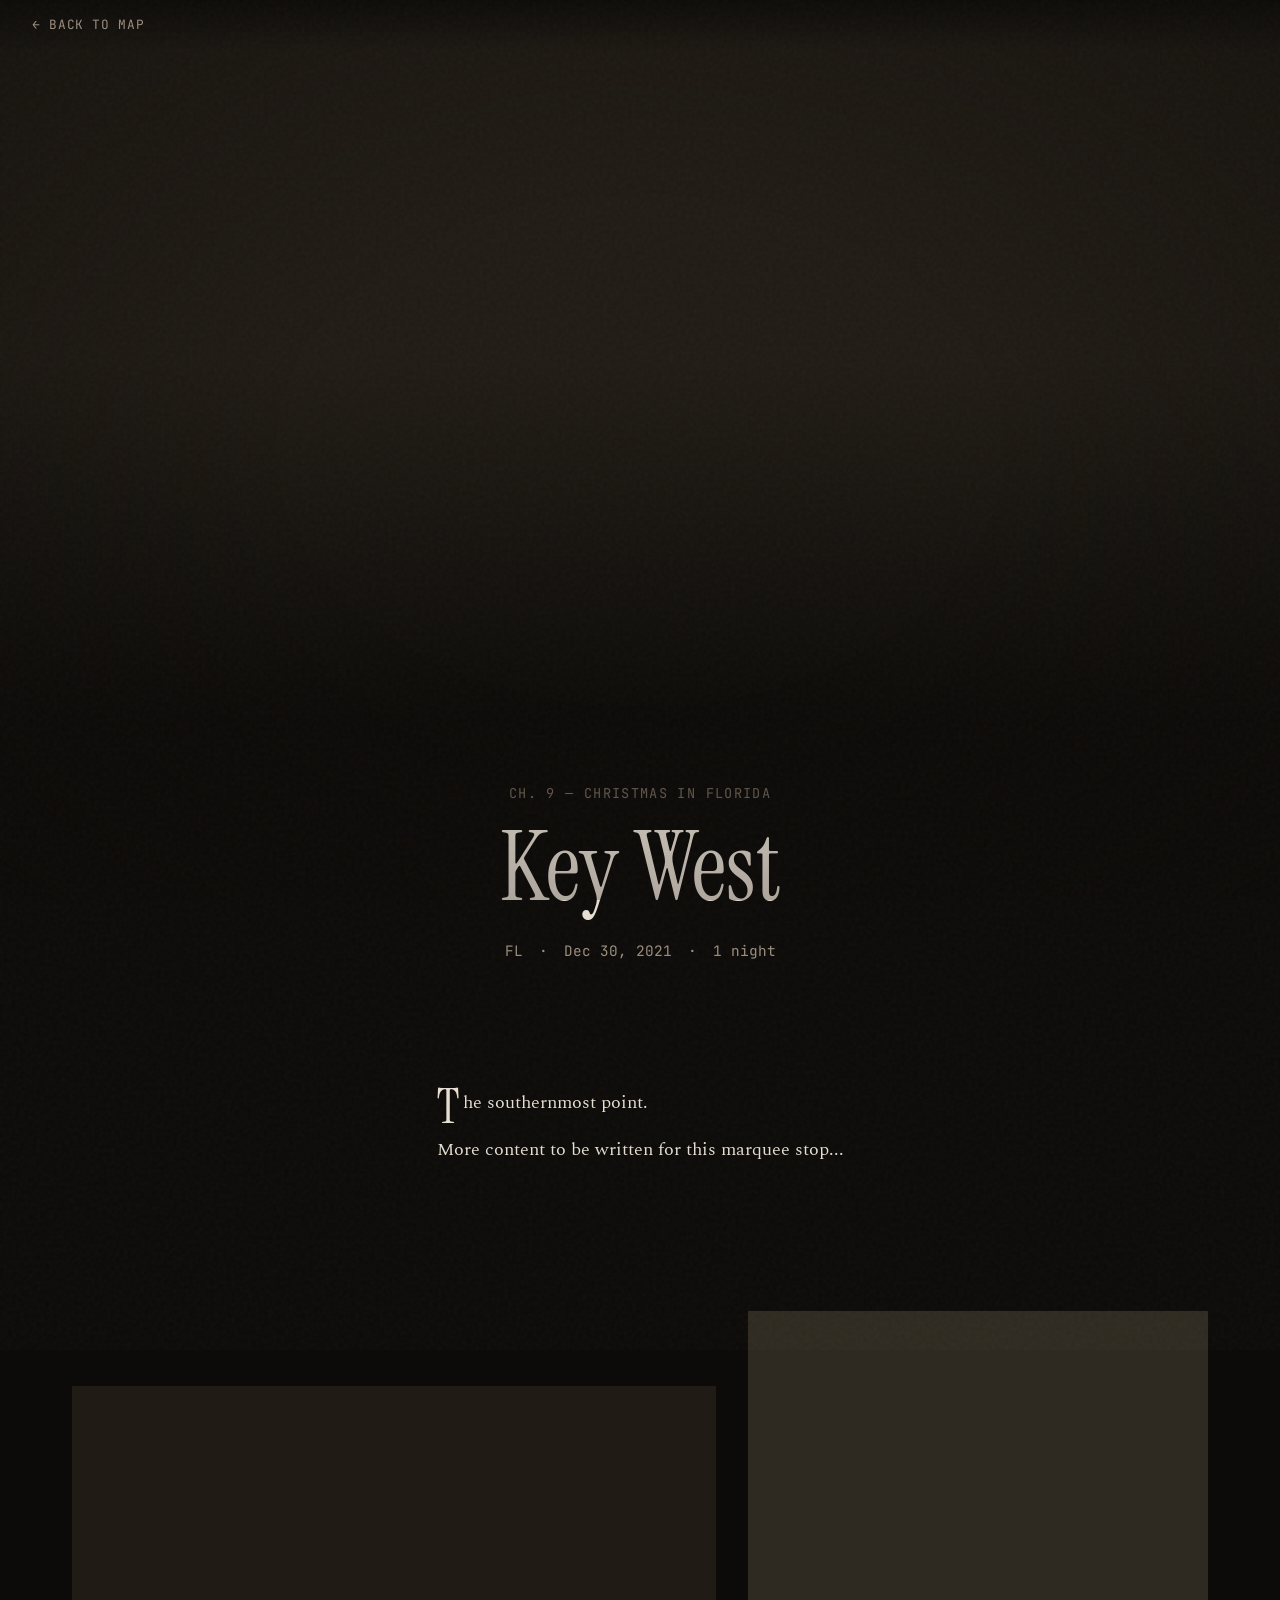
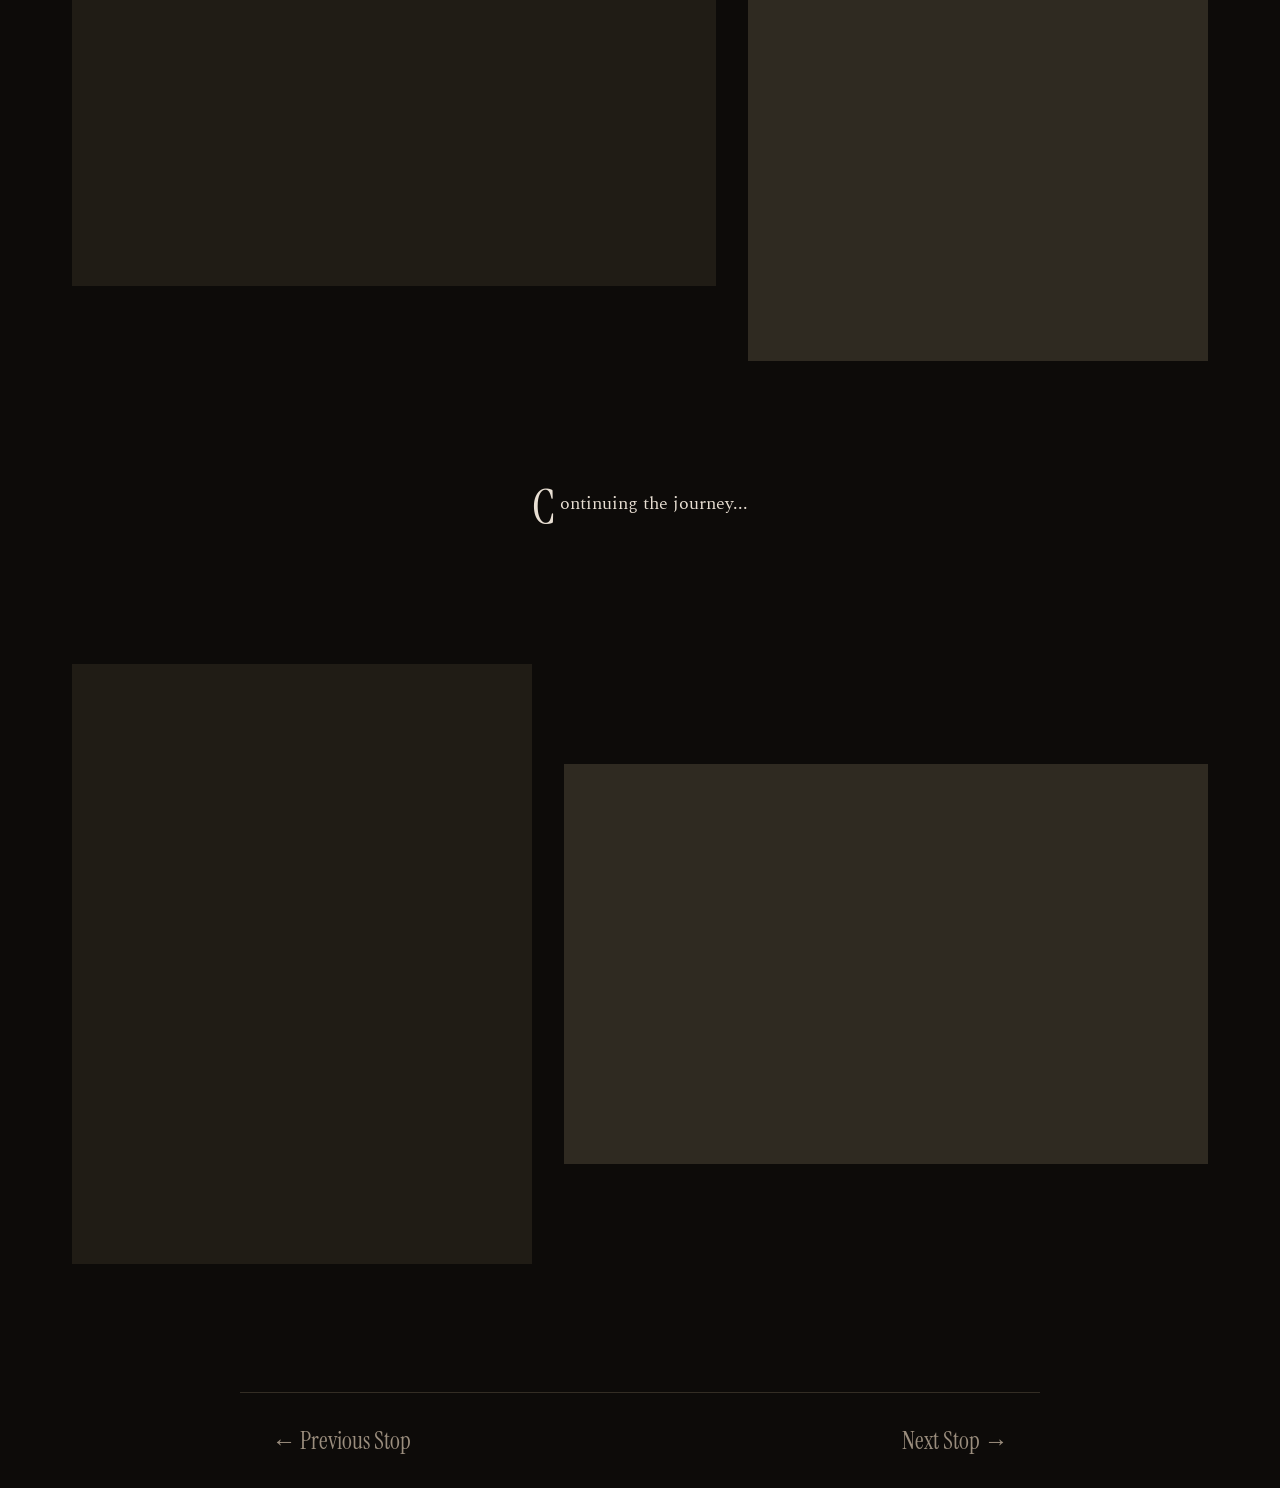
<file: entries/key-west.html>
<!DOCTYPE html>
<html lang="en">
<head>
  <meta charset="UTF-8">
  <meta name="viewport" content="width=device-width, initial-scale=1.0">
  <meta name="description" content="Shelter in Motion — Key West">
  <meta name="theme-color" content="#0d0b09">
  <title>Key West — Shelter in Motion</title>

  <!-- Fonts -->
  <link rel="preconnect" href="https://fonts.googleapis.com">
  <link rel="preconnect" href="https://fonts.gstatic.com" crossorigin>
  <link href="https://fonts.googleapis.com/css2?family=Instrument+Serif&family=JetBrains+Mono:wght@300;400&family=Spectral:ital,wght@0,400;0,500;1,400&display=swap" rel="stylesheet">

  <!-- App Styles -->
  <link rel="stylesheet" href="../css/main.css">
  <link rel="stylesheet" href="../css/entry.css">
</head>
<body class="entry-page">

  <!-- Film grain overlay -->
  <div class="grain-overlay" aria-hidden="true"></div>

  <!-- Viewport vignette -->
  <div class="vignette-overlay" aria-hidden="true"></div>

  <!-- Top Navigation -->
  <nav class="entry-nav-header">
    <a href="../index.html" class="back-to-map">&larr; Back to Map</a>
  </nav>

  <!-- Hero Section -->
  <header class="entry-hero">
    <div class="entry-hero-img photo" style="background-color: #252019; width: 100%; height: 100%;"></div>
    <div class="entry-hero-gradient"></div>
  </header>

  <!-- Header Content -->
  <section class="entry-header">
    <span class="entry-chapter">Ch. 9 — Christmas in Florida</span>
    <h1 class="entry-title">Key West</h1>
    <div class="entry-meta">
      <span>FL</span>
      <span>&middot;</span>
      <span>Dec 30, 2021</span>
      <span>&middot;</span>
      <span>1 night</span>
    </div>
  </section>

  <!-- Article Content -->
  <article class="entry-content">
    
    <div class="entry-text">
      <p>The southernmost point.</p>
      <p>More content to be written for this marquee stop...</p>
    </div>

    <!-- Asymmetrical Photo Gallery -->
    <div class="gallery-row">
      <figure>
        <div class="photo" style="background-color: #252019; width: 100%; height: 500px;"></div>
      </figure>
      <figure>
        <div class="photo" style="background-color: #332d24; width: 100%; height: 650px;"></div>
      </figure>
    </div>

    <div class="entry-text">
      <p>Continuing the journey...</p>
    </div>

    <div class="gallery-row reverse">
      <figure>
        <div class="photo" style="background-color: #252019; width: 100%; height: 600px;"></div>
      </figure>
      <figure>
        <div class="photo" style="background-color: #332d24; width: 100%; height: 400px;"></div>
      </figure>
    </div>

  </article>

  <!-- Footer Navigation -->
  <nav class="entry-footer-nav">
    <a href="#" class="nav-link">&larr; Previous Stop</a>
    <a href="#" class="nav-link">Next Stop &rarr;</a>
  </nav>

</body>
</html>
</file>
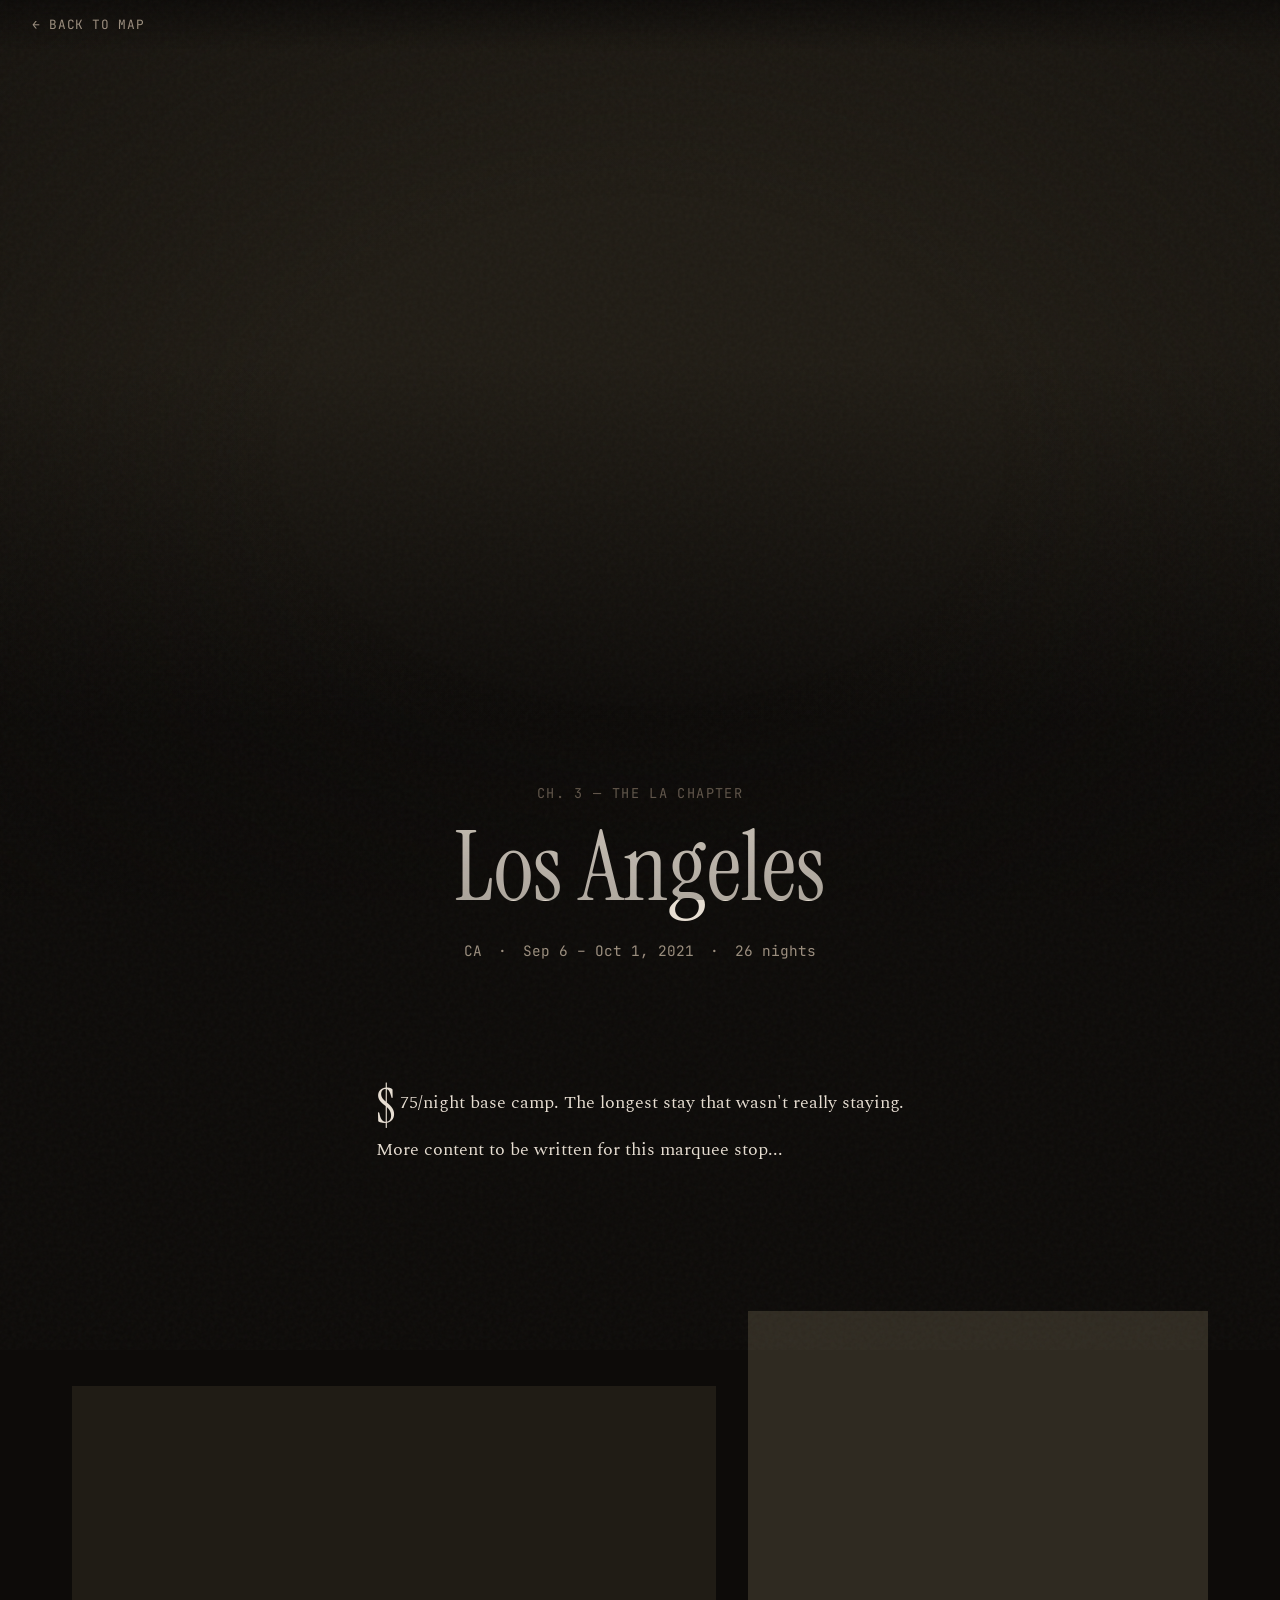
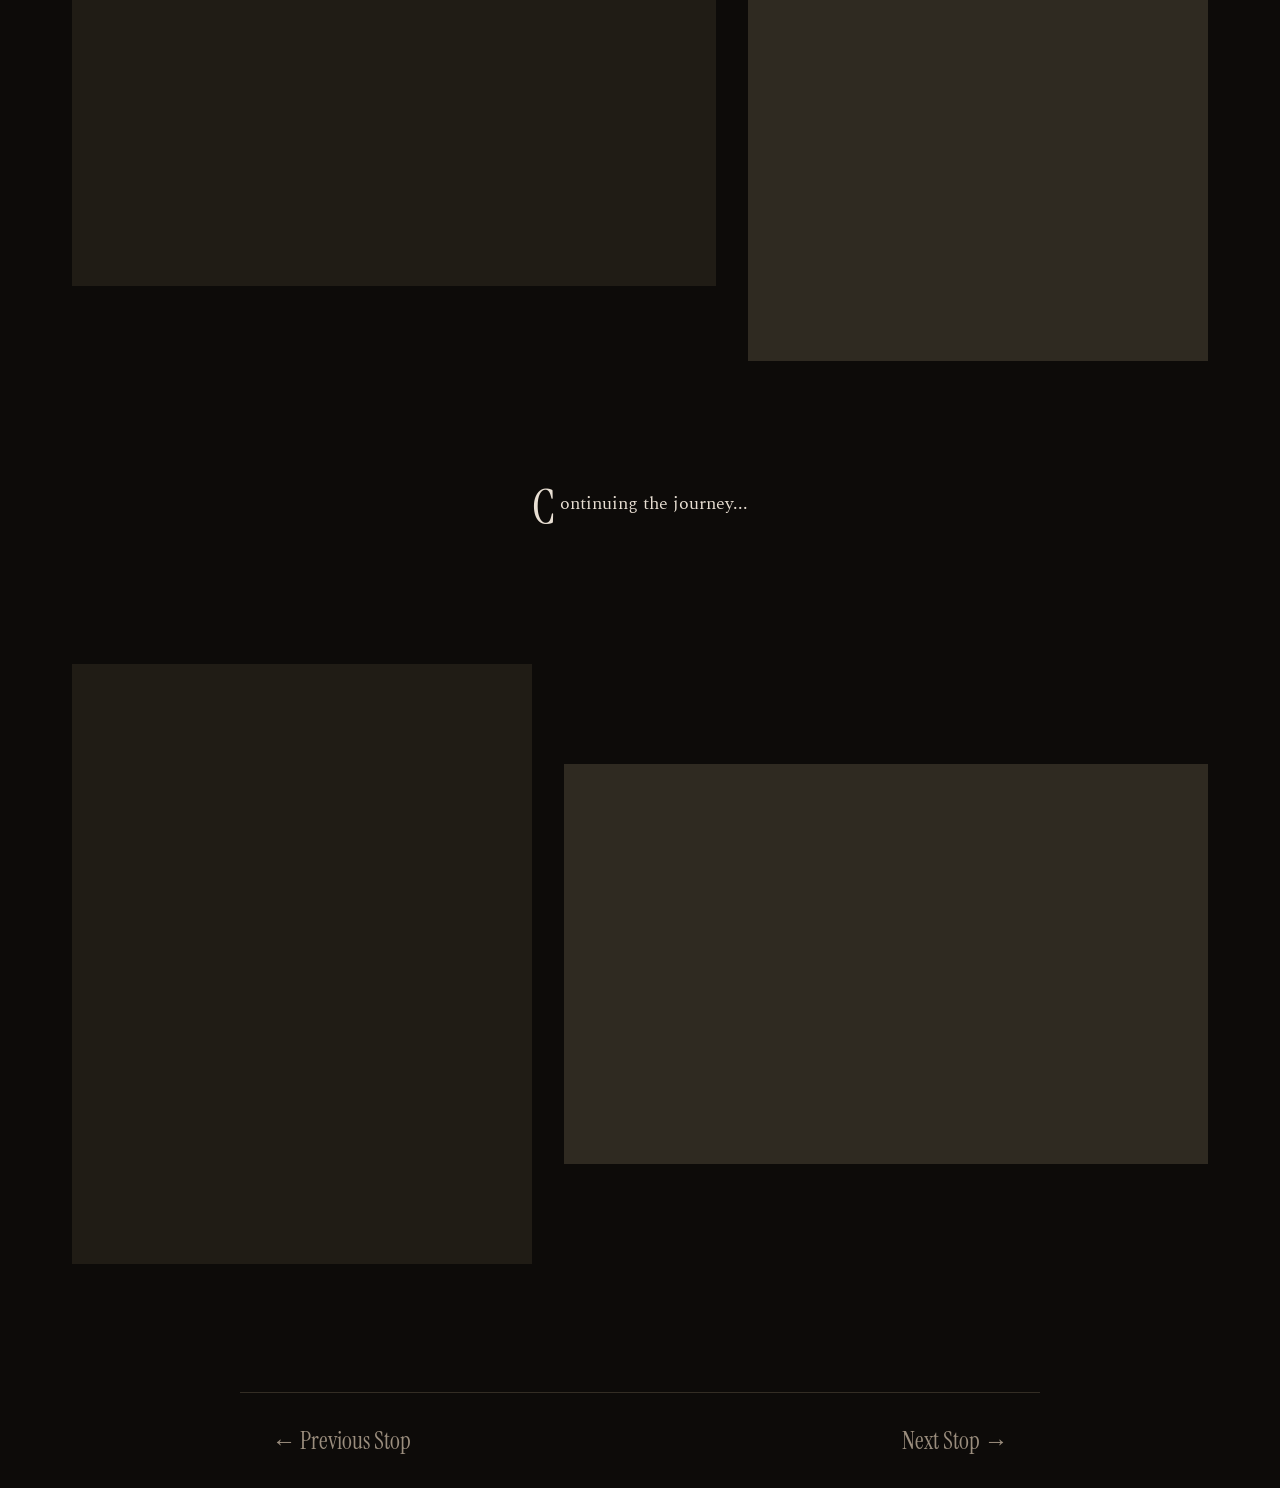
<file: entries/los-angeles.html>
<!DOCTYPE html>
<html lang="en">
<head>
  <meta charset="UTF-8">
  <meta name="viewport" content="width=device-width, initial-scale=1.0">
  <meta name="description" content="Shelter in Motion — Los Angeles">
  <meta name="theme-color" content="#0d0b09">
  <title>Los Angeles — Shelter in Motion</title>

  <!-- Fonts -->
  <link rel="preconnect" href="https://fonts.googleapis.com">
  <link rel="preconnect" href="https://fonts.gstatic.com" crossorigin>
  <link href="https://fonts.googleapis.com/css2?family=Instrument+Serif&family=JetBrains+Mono:wght@300;400&family=Spectral:ital,wght@0,400;0,500;1,400&display=swap" rel="stylesheet">

  <!-- App Styles -->
  <link rel="stylesheet" href="../css/main.css">
  <link rel="stylesheet" href="../css/entry.css">
</head>
<body class="entry-page">

  <!-- Film grain overlay -->
  <div class="grain-overlay" aria-hidden="true"></div>

  <!-- Viewport vignette -->
  <div class="vignette-overlay" aria-hidden="true"></div>

  <!-- Top Navigation -->
  <nav class="entry-nav-header">
    <a href="../index.html" class="back-to-map">&larr; Back to Map</a>
  </nav>

  <!-- Hero Section -->
  <header class="entry-hero">
    <div class="entry-hero-img photo" style="background-color: #252019; width: 100%; height: 100%;"></div>
    <div class="entry-hero-gradient"></div>
  </header>

  <!-- Header Content -->
  <section class="entry-header">
    <span class="entry-chapter">Ch. 3 — The LA Chapter</span>
    <h1 class="entry-title">Los Angeles</h1>
    <div class="entry-meta">
      <span>CA</span>
      <span>&middot;</span>
      <span>Sep 6 – Oct 1, 2021</span>
      <span>&middot;</span>
      <span>26 nights</span>
    </div>
  </section>

  <!-- Article Content -->
  <article class="entry-content">
    
    <div class="entry-text">
      <p>$75/night base camp. The longest stay that wasn't really staying.</p>
      <p>More content to be written for this marquee stop...</p>
    </div>

    <!-- Asymmetrical Photo Gallery -->
    <div class="gallery-row">
      <figure>
        <div class="photo" style="background-color: #252019; width: 100%; height: 500px;"></div>
      </figure>
      <figure>
        <div class="photo" style="background-color: #332d24; width: 100%; height: 650px;"></div>
      </figure>
    </div>

    <div class="entry-text">
      <p>Continuing the journey...</p>
    </div>

    <div class="gallery-row reverse">
      <figure>
        <div class="photo" style="background-color: #252019; width: 100%; height: 600px;"></div>
      </figure>
      <figure>
        <div class="photo" style="background-color: #332d24; width: 100%; height: 400px;"></div>
      </figure>
    </div>

  </article>

  <!-- Footer Navigation -->
  <nav class="entry-footer-nav">
    <a href="#" class="nav-link">&larr; Previous Stop</a>
    <a href="#" class="nav-link">Next Stop &rarr;</a>
  </nav>

</body>
</html>
</file>
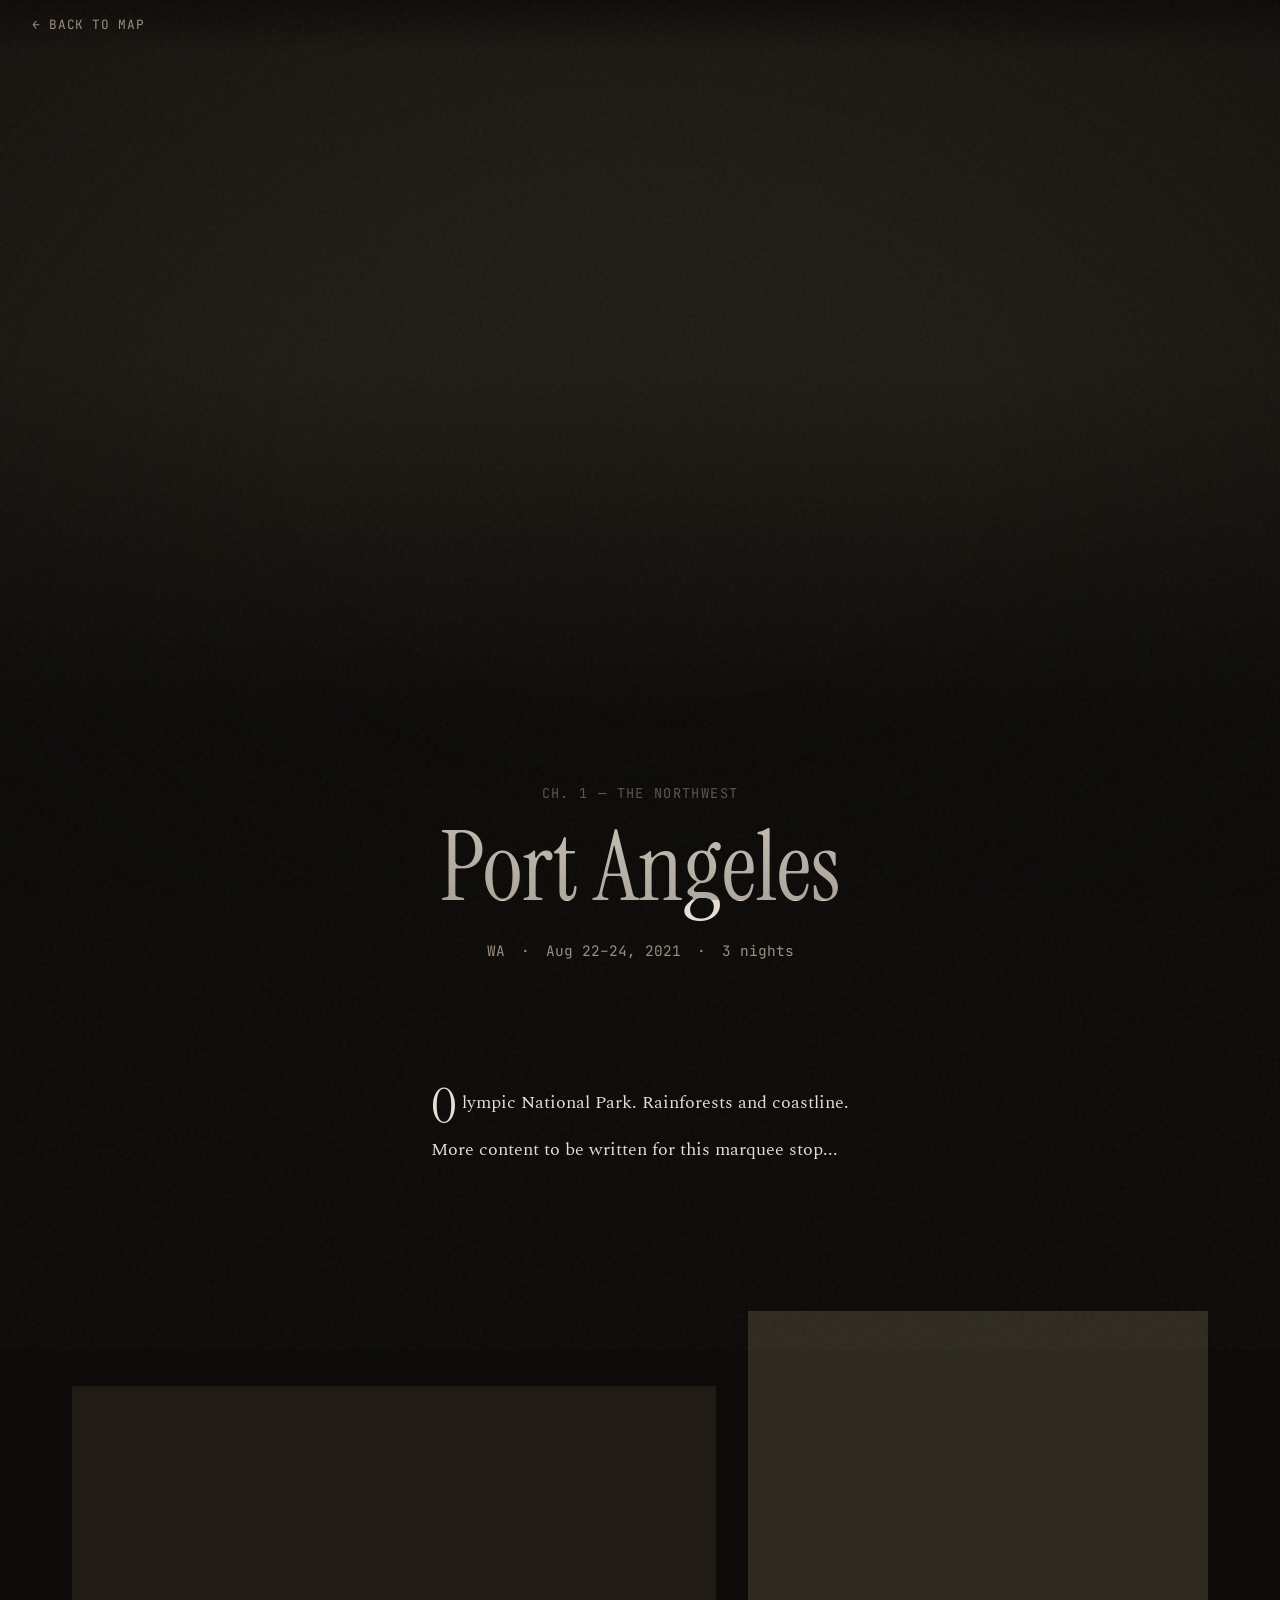
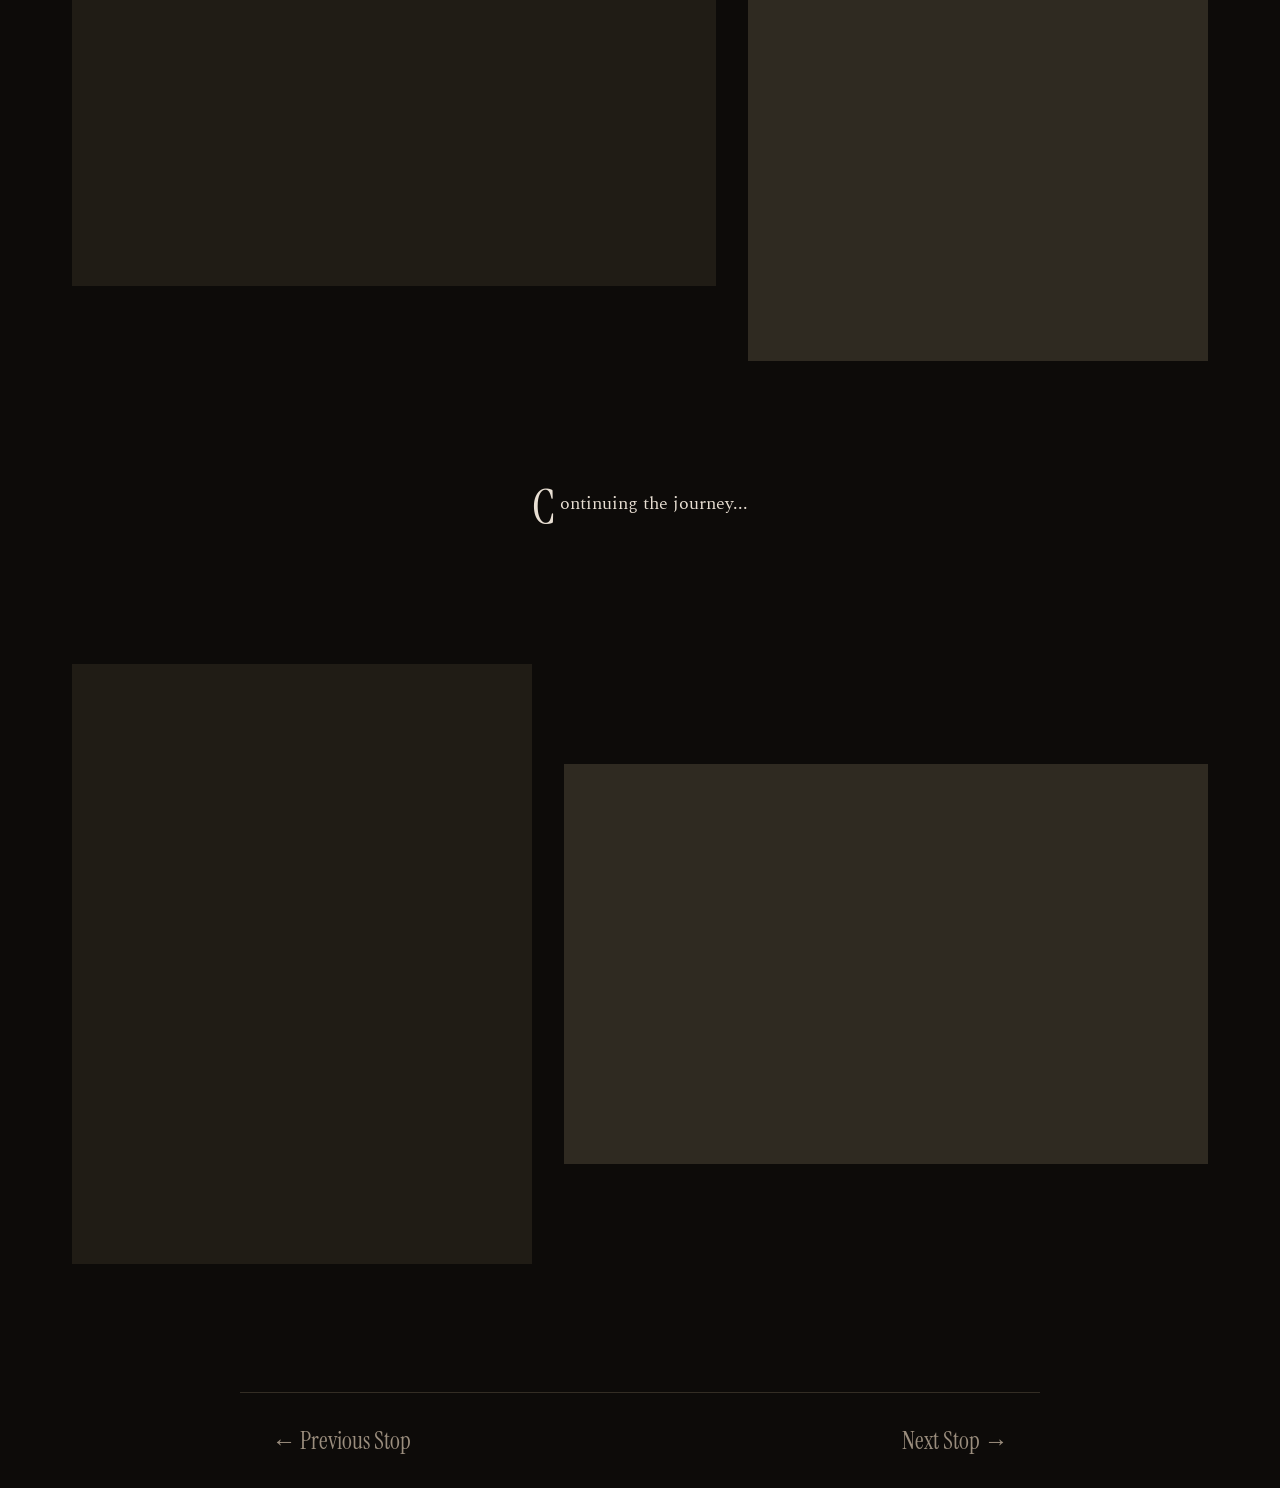
<file: entries/port-angeles.html>
<!DOCTYPE html>
<html lang="en">
<head>
  <meta charset="UTF-8">
  <meta name="viewport" content="width=device-width, initial-scale=1.0">
  <meta name="description" content="Shelter in Motion — Port Angeles">
  <meta name="theme-color" content="#0d0b09">
  <title>Port Angeles — Shelter in Motion</title>

  <!-- Fonts -->
  <link rel="preconnect" href="https://fonts.googleapis.com">
  <link rel="preconnect" href="https://fonts.gstatic.com" crossorigin>
  <link href="https://fonts.googleapis.com/css2?family=Instrument+Serif&family=JetBrains+Mono:wght@300;400&family=Spectral:ital,wght@0,400;0,500;1,400&display=swap" rel="stylesheet">

  <!-- App Styles -->
  <link rel="stylesheet" href="../css/main.css">
  <link rel="stylesheet" href="../css/entry.css">
</head>
<body class="entry-page">

  <!-- Film grain overlay -->
  <div class="grain-overlay" aria-hidden="true"></div>

  <!-- Viewport vignette -->
  <div class="vignette-overlay" aria-hidden="true"></div>

  <!-- Top Navigation -->
  <nav class="entry-nav-header">
    <a href="../index.html" class="back-to-map">&larr; Back to Map</a>
  </nav>

  <!-- Hero Section -->
  <header class="entry-hero">
    <div class="entry-hero-img photo" style="background-color: #252019; width: 100%; height: 100%;"></div>
    <div class="entry-hero-gradient"></div>
  </header>

  <!-- Header Content -->
  <section class="entry-header">
    <span class="entry-chapter">Ch. 1 — The Northwest</span>
    <h1 class="entry-title">Port Angeles</h1>
    <div class="entry-meta">
      <span>WA</span>
      <span>&middot;</span>
      <span>Aug 22–24, 2021</span>
      <span>&middot;</span>
      <span>3 nights</span>
    </div>
  </section>

  <!-- Article Content -->
  <article class="entry-content">
    
    <div class="entry-text">
      <p>Olympic National Park. Rainforests and coastline.</p>
      <p>More content to be written for this marquee stop...</p>
    </div>

    <!-- Asymmetrical Photo Gallery -->
    <div class="gallery-row">
      <figure>
        <div class="photo" style="background-color: #252019; width: 100%; height: 500px;"></div>
      </figure>
      <figure>
        <div class="photo" style="background-color: #332d24; width: 100%; height: 650px;"></div>
      </figure>
    </div>

    <div class="entry-text">
      <p>Continuing the journey...</p>
    </div>

    <div class="gallery-row reverse">
      <figure>
        <div class="photo" style="background-color: #252019; width: 100%; height: 600px;"></div>
      </figure>
      <figure>
        <div class="photo" style="background-color: #332d24; width: 100%; height: 400px;"></div>
      </figure>
    </div>

  </article>

  <!-- Footer Navigation -->
  <nav class="entry-footer-nav">
    <a href="#" class="nav-link">&larr; Previous Stop</a>
    <a href="#" class="nav-link">Next Stop &rarr;</a>
  </nav>

</body>
</html>
</file>
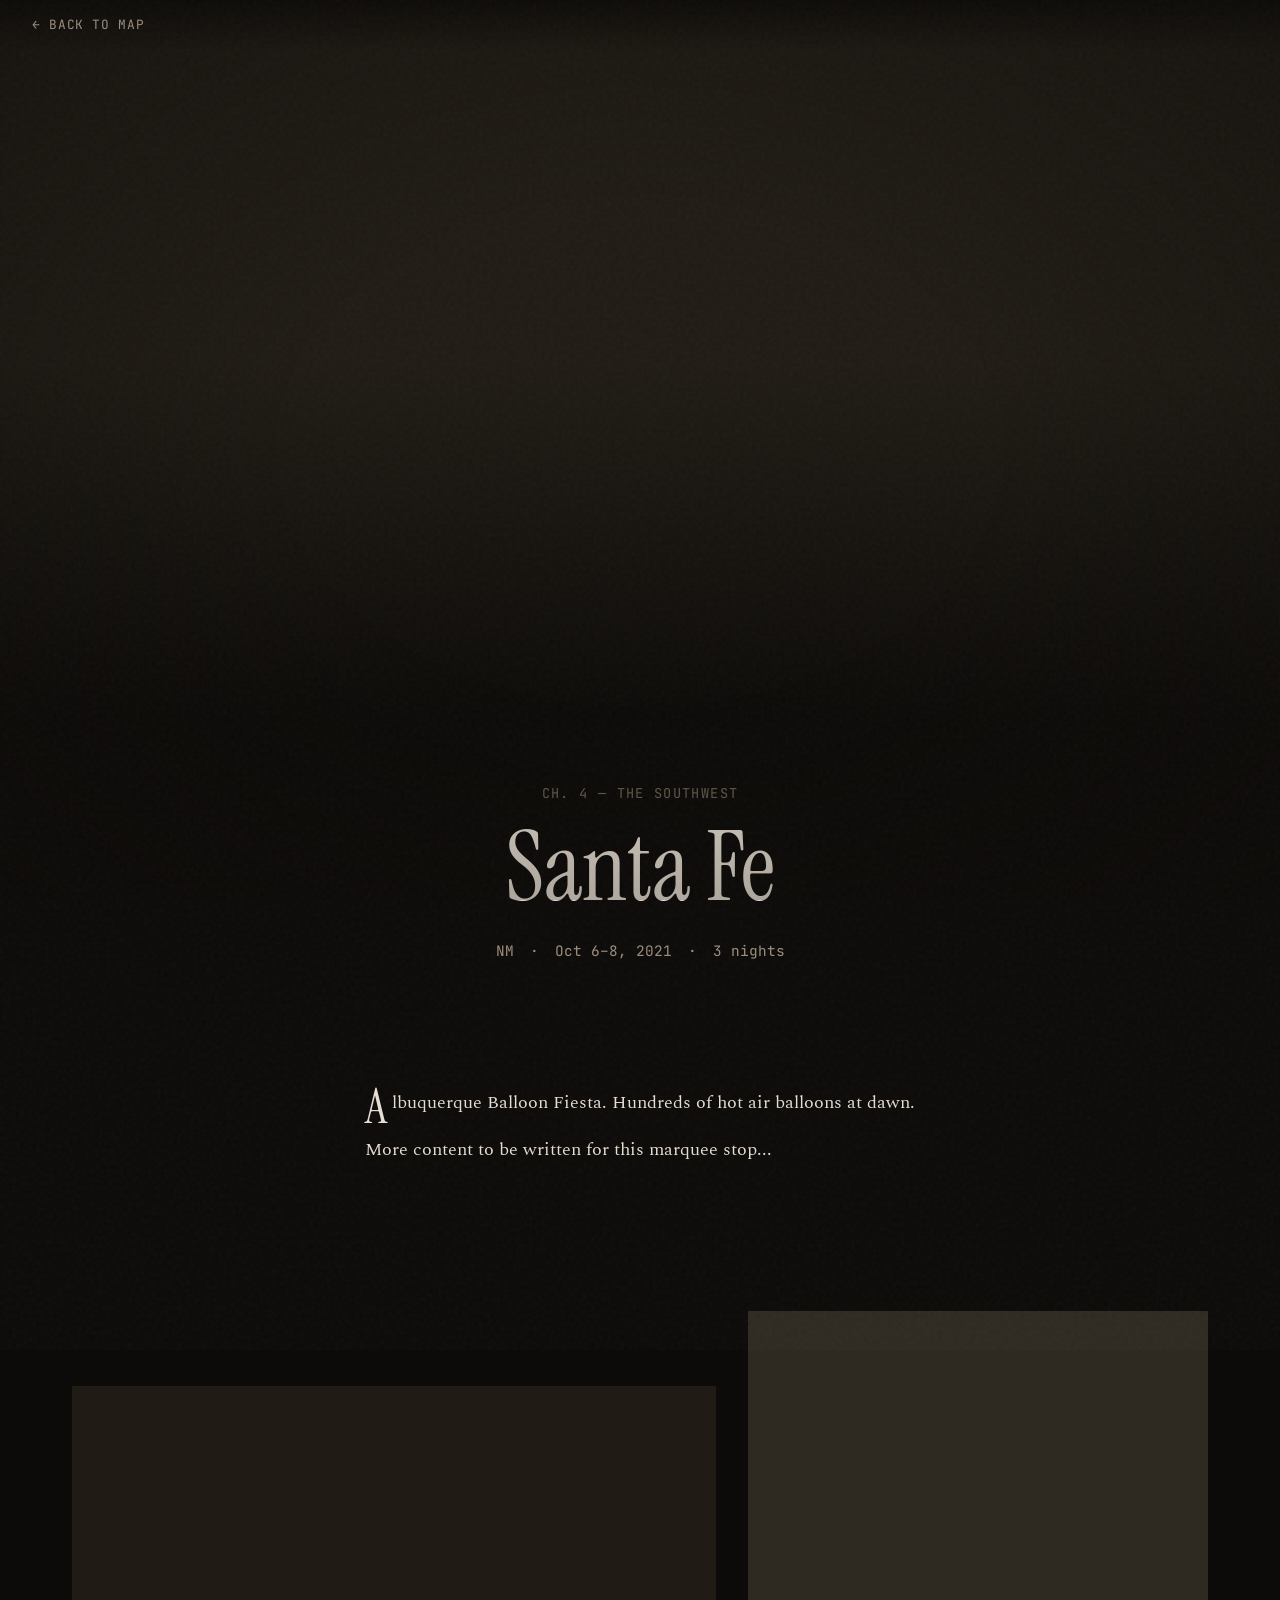
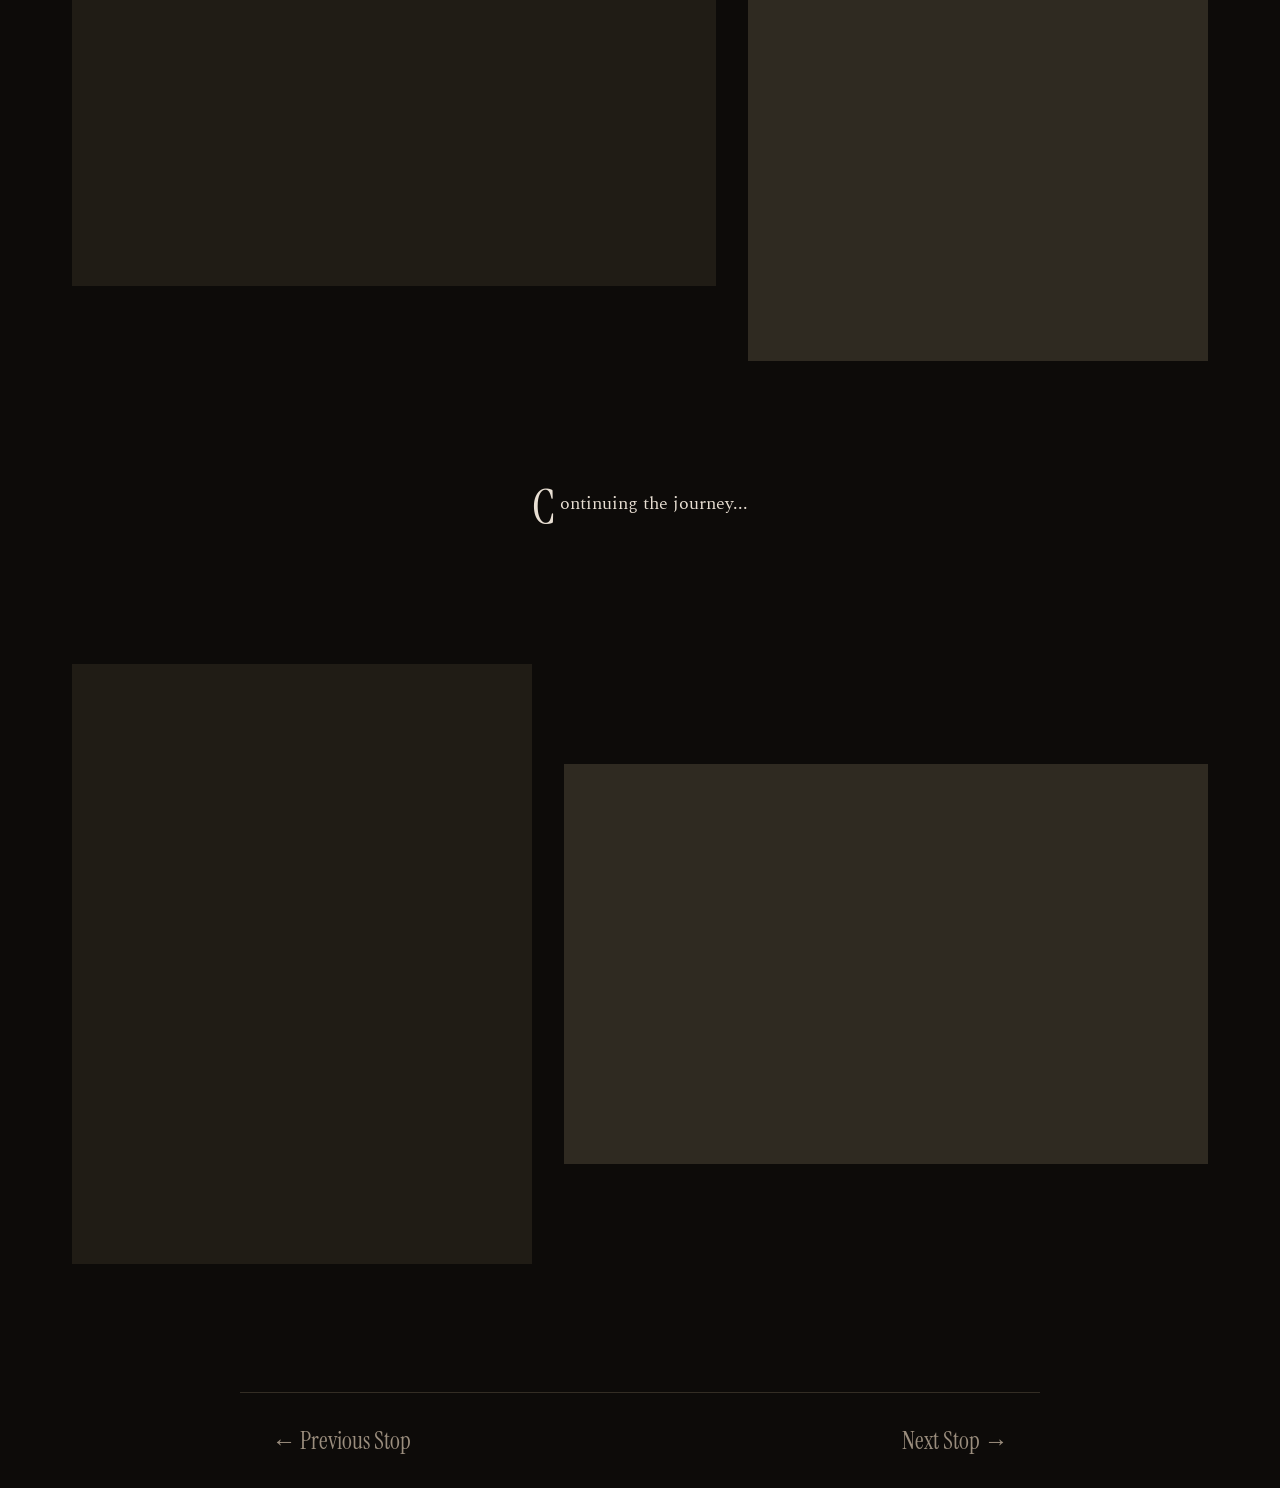
<file: entries/santa-fe.html>
<!DOCTYPE html>
<html lang="en">
<head>
  <meta charset="UTF-8">
  <meta name="viewport" content="width=device-width, initial-scale=1.0">
  <meta name="description" content="Shelter in Motion — Santa Fe">
  <meta name="theme-color" content="#0d0b09">
  <title>Santa Fe — Shelter in Motion</title>

  <!-- Fonts -->
  <link rel="preconnect" href="https://fonts.googleapis.com">
  <link rel="preconnect" href="https://fonts.gstatic.com" crossorigin>
  <link href="https://fonts.googleapis.com/css2?family=Instrument+Serif&family=JetBrains+Mono:wght@300;400&family=Spectral:ital,wght@0,400;0,500;1,400&display=swap" rel="stylesheet">

  <!-- App Styles -->
  <link rel="stylesheet" href="../css/main.css">
  <link rel="stylesheet" href="../css/entry.css">
</head>
<body class="entry-page">

  <!-- Film grain overlay -->
  <div class="grain-overlay" aria-hidden="true"></div>

  <!-- Viewport vignette -->
  <div class="vignette-overlay" aria-hidden="true"></div>

  <!-- Top Navigation -->
  <nav class="entry-nav-header">
    <a href="../index.html" class="back-to-map">&larr; Back to Map</a>
  </nav>

  <!-- Hero Section -->
  <header class="entry-hero">
    <div class="entry-hero-img photo" style="background-color: #252019; width: 100%; height: 100%;"></div>
    <div class="entry-hero-gradient"></div>
  </header>

  <!-- Header Content -->
  <section class="entry-header">
    <span class="entry-chapter">Ch. 4 — The Southwest</span>
    <h1 class="entry-title">Santa Fe</h1>
    <div class="entry-meta">
      <span>NM</span>
      <span>&middot;</span>
      <span>Oct 6–8, 2021</span>
      <span>&middot;</span>
      <span>3 nights</span>
    </div>
  </section>

  <!-- Article Content -->
  <article class="entry-content">
    
    <div class="entry-text">
      <p>Albuquerque Balloon Fiesta. Hundreds of hot air balloons at dawn.</p>
      <p>More content to be written for this marquee stop...</p>
    </div>

    <!-- Asymmetrical Photo Gallery -->
    <div class="gallery-row">
      <figure>
        <div class="photo" style="background-color: #252019; width: 100%; height: 500px;"></div>
      </figure>
      <figure>
        <div class="photo" style="background-color: #332d24; width: 100%; height: 650px;"></div>
      </figure>
    </div>

    <div class="entry-text">
      <p>Continuing the journey...</p>
    </div>

    <div class="gallery-row reverse">
      <figure>
        <div class="photo" style="background-color: #252019; width: 100%; height: 600px;"></div>
      </figure>
      <figure>
        <div class="photo" style="background-color: #332d24; width: 100%; height: 400px;"></div>
      </figure>
    </div>

  </article>

  <!-- Footer Navigation -->
  <nav class="entry-footer-nav">
    <a href="#" class="nav-link">&larr; Previous Stop</a>
    <a href="#" class="nav-link">Next Stop &rarr;</a>
  </nav>

</body>
</html>
</file>
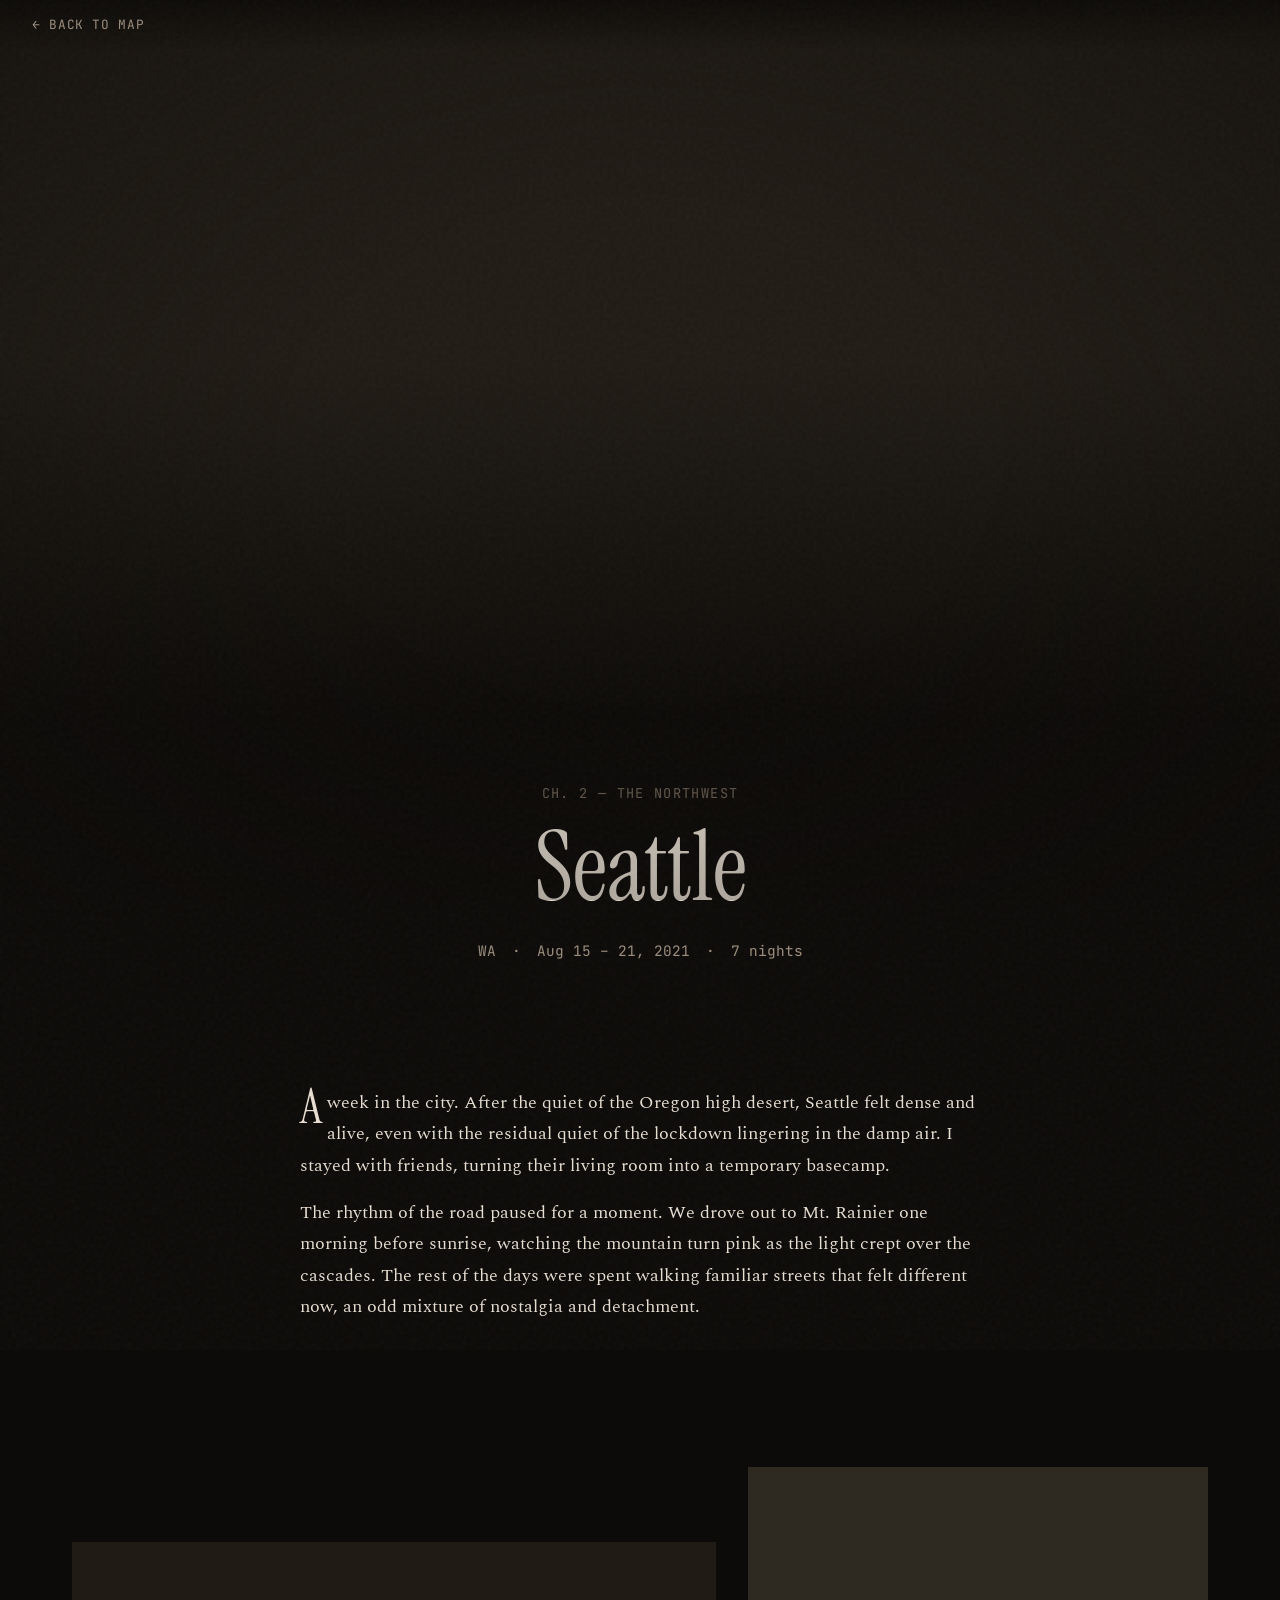
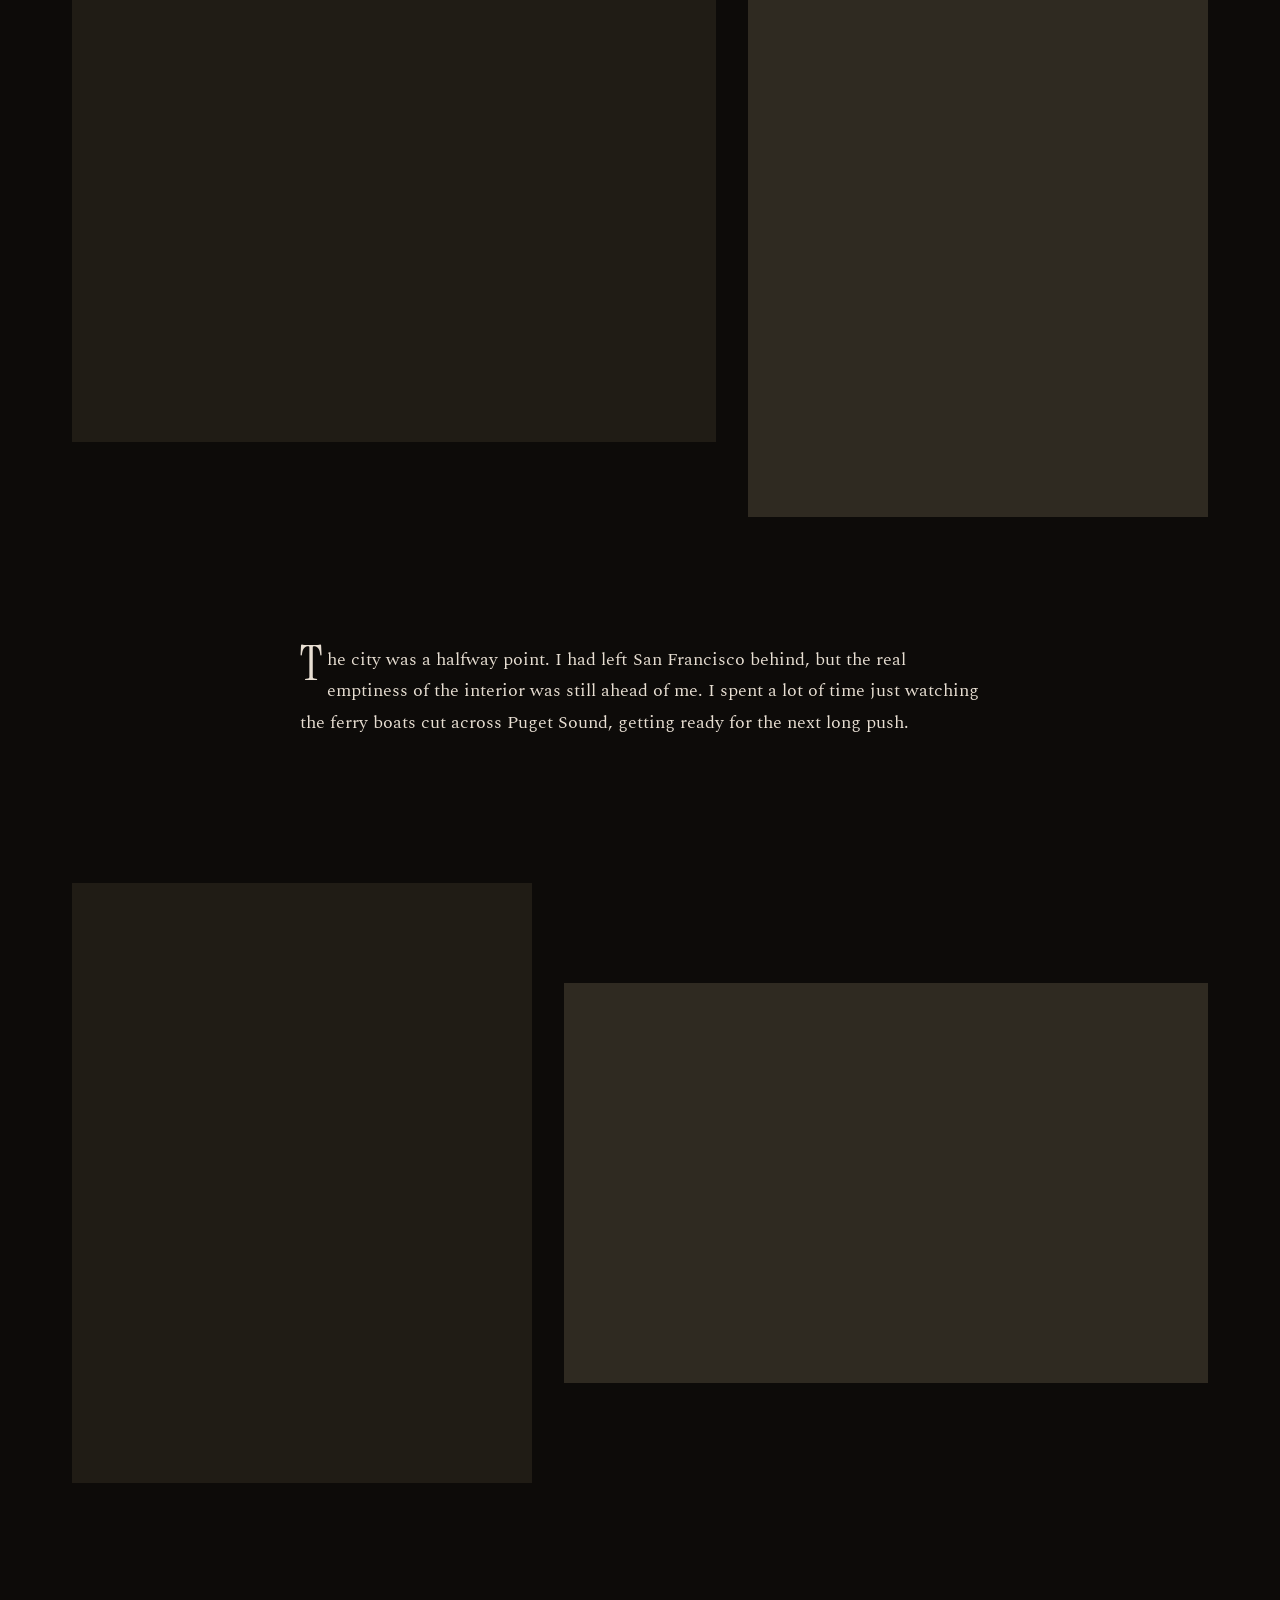
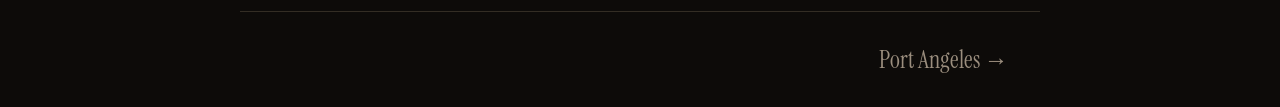
<file: entries/seattle.html>
<!DOCTYPE html>
<html lang="en">
<head>
  <meta charset="UTF-8">
  <meta name="viewport" content="width=device-width, initial-scale=1.0">
  <meta name="description" content="Shelter in Motion — Seattle">
  <meta name="theme-color" content="#0d0b09">
  <title>Seattle — Shelter in Motion</title>

  <!-- Fonts -->
  <link rel="preconnect" href="https://fonts.googleapis.com">
  <link rel="preconnect" href="https://fonts.gstatic.com" crossorigin>
  <link href="https://fonts.googleapis.com/css2?family=Instrument+Serif&family=JetBrains+Mono:wght@300;400&family=Spectral:ital,wght@0,400;0,500;1,400&display=swap" rel="stylesheet">

  <!-- App Styles -->
  <link rel="stylesheet" href="../css/main.css">
  <link rel="stylesheet" href="../css/entry.css">
</head>
<body class="entry-page">

  <!-- Film grain overlay -->
  <div class="grain-overlay" aria-hidden="true"></div>

  <!-- Viewport vignette -->
  <div class="vignette-overlay" aria-hidden="true"></div>

  <!-- Top Navigation -->
  <nav class="entry-nav-header">
    <a href="../index.html" class="back-to-map">&larr; Back to Map</a>
  </nav>

  <!-- Hero Section -->
  <header class="entry-hero">
    <!-- Note: Paths will be relative once photos are downloaded. Using placeholder styles for now. -->
    <div class="entry-hero-img photo" style="background-color: #252019; width: 100%; height: 100%;"></div>
    <div class="entry-hero-gradient"></div>
  </header>

  <!-- Header Content -->
  <section class="entry-header">
    <span class="entry-chapter">Ch. 2 — The Northwest</span>
    <h1 class="entry-title">Seattle</h1>
    <div class="entry-meta">
      <span>WA</span>
      <span>&middot;</span>
      <span>Aug 15 – 21, 2021</span>
      <span>&middot;</span>
      <span>7 nights</span>
    </div>
  </section>

  <!-- Article Content -->
  <article class="entry-content">
    
    <div class="entry-text">
      <p>A week in the city. After the quiet of the Oregon high desert, Seattle felt dense and alive, even with the residual quiet of the lockdown lingering in the damp air. I stayed with friends, turning their living room into a temporary basecamp.</p>
      <p>The rhythm of the road paused for a moment. We drove out to Mt. Rainier one morning before sunrise, watching the mountain turn pink as the light crept over the cascades. The rest of the days were spent walking familiar streets that felt different now, an odd mixture of nostalgia and detachment.</p>
    </div>

    <!-- Asymmetrical Photo Gallery -->
    <div class="gallery-row">
      <figure>
        <div class="photo" style="background-color: #252019; width: 100%; height: 500px;"></div>
      </figure>
      <figure>
        <div class="photo" style="background-color: #332d24; width: 100%; height: 650px;"></div>
      </figure>
    </div>

    <div class="entry-text">
      <p>The city was a halfway point. I had left San Francisco behind, but the real emptiness of the interior was still ahead of me. I spent a lot of time just watching the ferry boats cut across Puget Sound, getting ready for the next long push.</p>
    </div>

    <div class="gallery-row reverse">
      <figure>
        <div class="photo" style="background-color: #252019; width: 100%; height: 600px;"></div>
      </figure>
      <figure>
        <div class="photo" style="background-color: #332d24; width: 100%; height: 400px;"></div>
      </figure>
    </div>

  </article>

  <!-- Footer Navigation -->
  <nav class="entry-footer-nav">
    <a href="#" class="nav-link disabled">&larr; Previous Stop</a>
    <!-- Next stop would ideally link to the next marquee entry, e.g., Port Angeles -->
    <a href="port-angeles.html" class="nav-link">Port Angeles &rarr;</a>
  </nav>

</body>
</html>
</file>
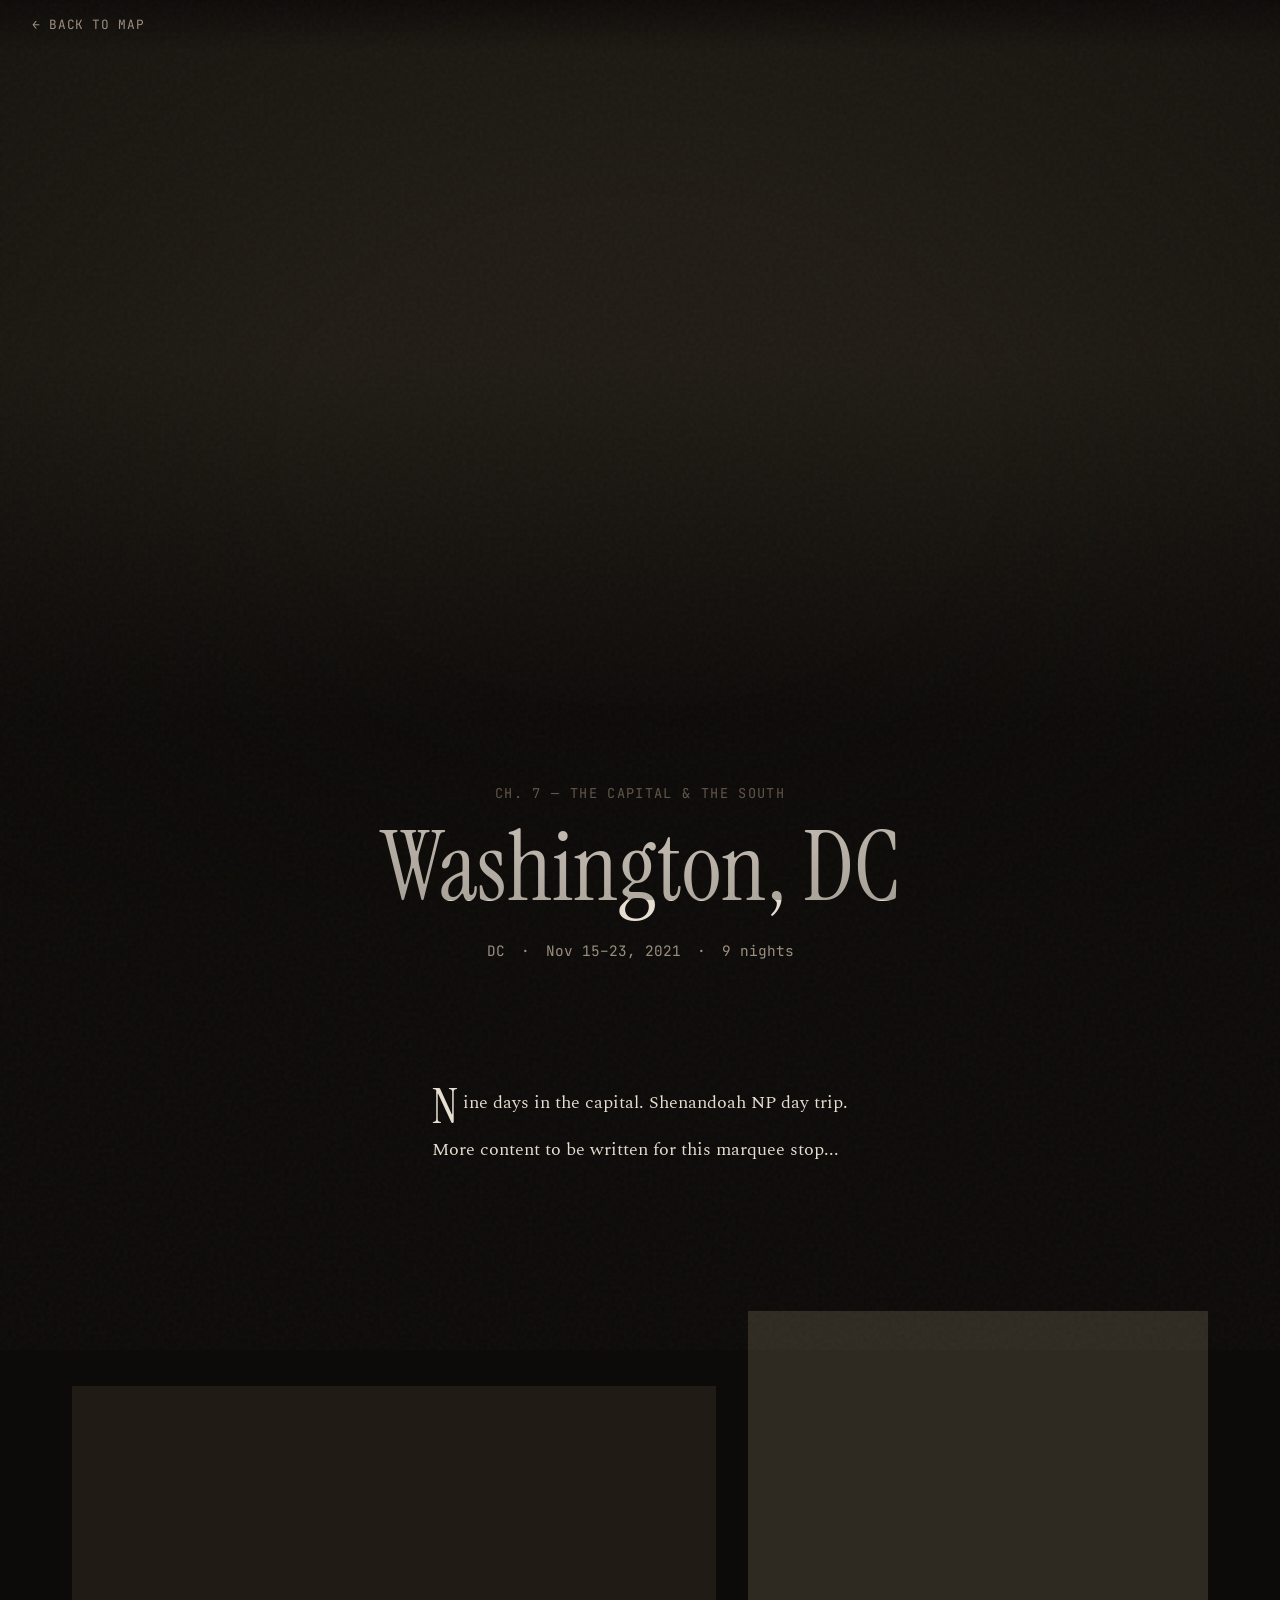
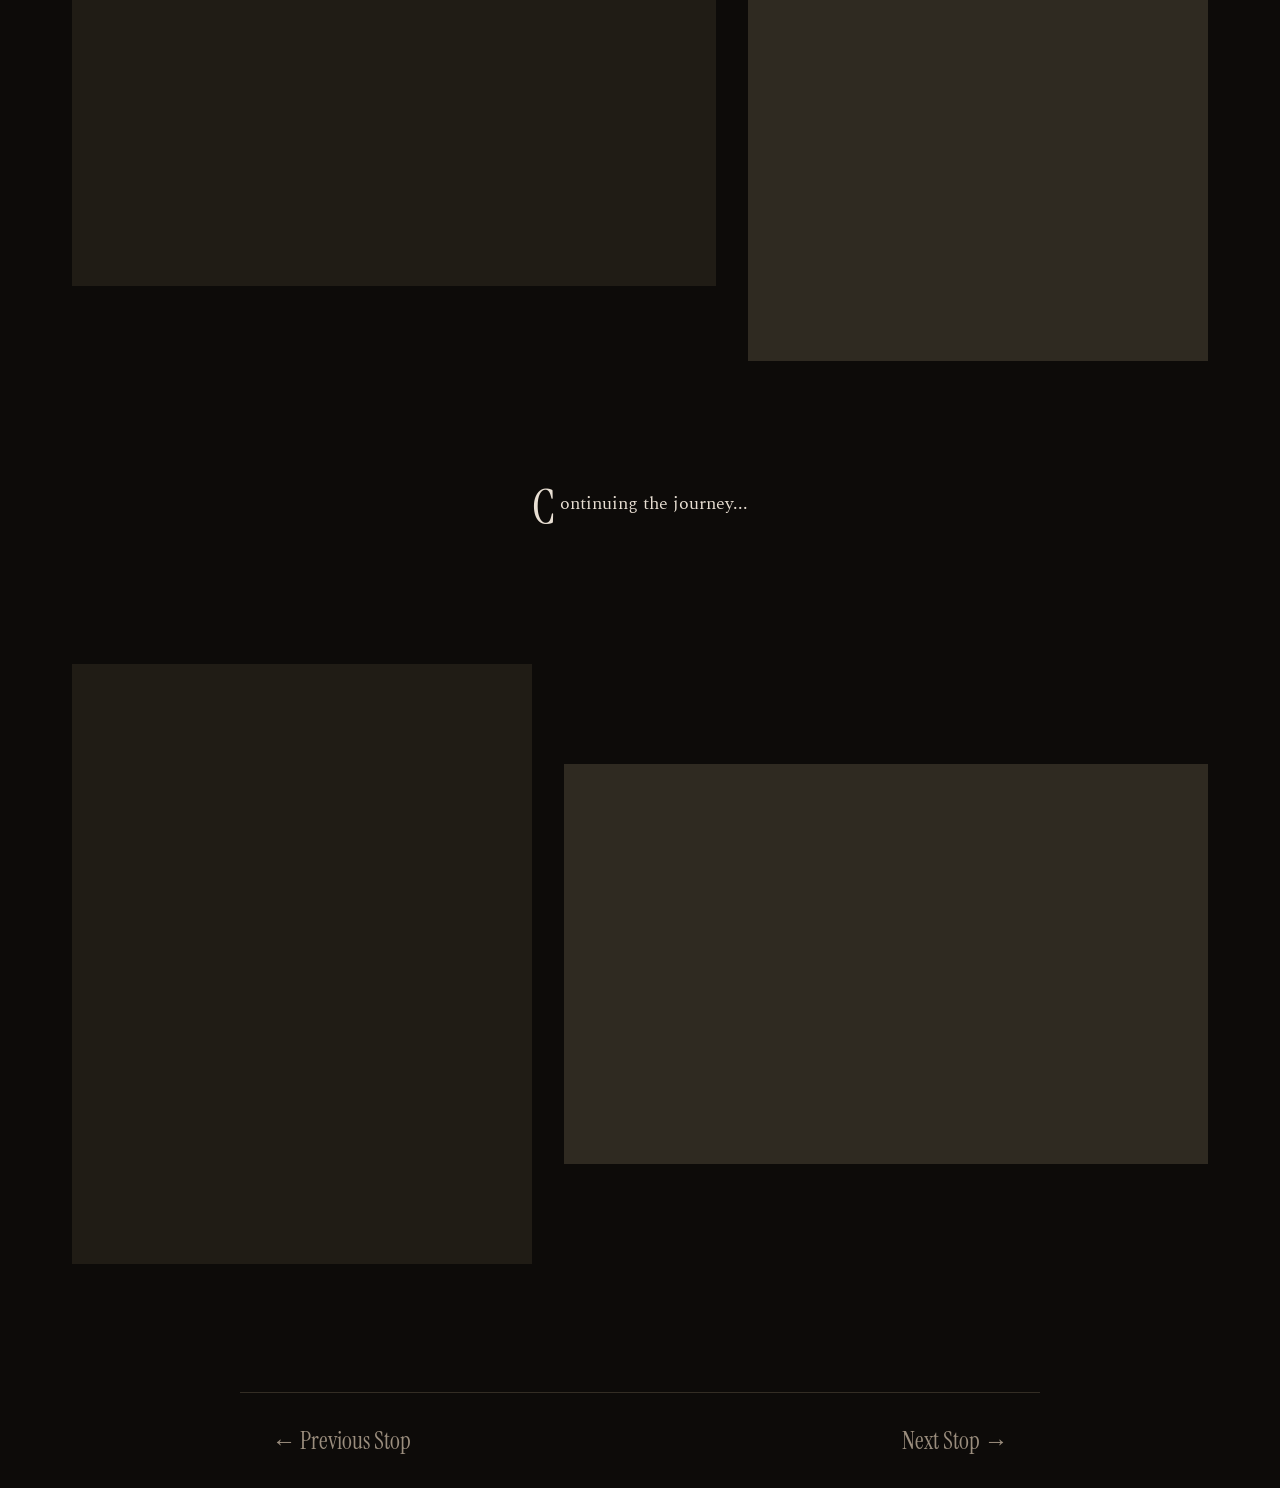
<file: entries/washington-dc.html>
<!DOCTYPE html>
<html lang="en">
<head>
  <meta charset="UTF-8">
  <meta name="viewport" content="width=device-width, initial-scale=1.0">
  <meta name="description" content="Shelter in Motion — Washington, DC">
  <meta name="theme-color" content="#0d0b09">
  <title>Washington, DC — Shelter in Motion</title>

  <!-- Fonts -->
  <link rel="preconnect" href="https://fonts.googleapis.com">
  <link rel="preconnect" href="https://fonts.gstatic.com" crossorigin>
  <link href="https://fonts.googleapis.com/css2?family=Instrument+Serif&family=JetBrains+Mono:wght@300;400&family=Spectral:ital,wght@0,400;0,500;1,400&display=swap" rel="stylesheet">

  <!-- App Styles -->
  <link rel="stylesheet" href="../css/main.css">
  <link rel="stylesheet" href="../css/entry.css">
</head>
<body class="entry-page">

  <!-- Film grain overlay -->
  <div class="grain-overlay" aria-hidden="true"></div>

  <!-- Viewport vignette -->
  <div class="vignette-overlay" aria-hidden="true"></div>

  <!-- Top Navigation -->
  <nav class="entry-nav-header">
    <a href="../index.html" class="back-to-map">&larr; Back to Map</a>
  </nav>

  <!-- Hero Section -->
  <header class="entry-hero">
    <div class="entry-hero-img photo" style="background-color: #252019; width: 100%; height: 100%;"></div>
    <div class="entry-hero-gradient"></div>
  </header>

  <!-- Header Content -->
  <section class="entry-header">
    <span class="entry-chapter">Ch. 7 — The Capital & the South</span>
    <h1 class="entry-title">Washington, DC</h1>
    <div class="entry-meta">
      <span>DC</span>
      <span>&middot;</span>
      <span>Nov 15–23, 2021</span>
      <span>&middot;</span>
      <span>9 nights</span>
    </div>
  </section>

  <!-- Article Content -->
  <article class="entry-content">
    
    <div class="entry-text">
      <p>Nine days in the capital. Shenandoah NP day trip.</p>
      <p>More content to be written for this marquee stop...</p>
    </div>

    <!-- Asymmetrical Photo Gallery -->
    <div class="gallery-row">
      <figure>
        <div class="photo" style="background-color: #252019; width: 100%; height: 500px;"></div>
      </figure>
      <figure>
        <div class="photo" style="background-color: #332d24; width: 100%; height: 650px;"></div>
      </figure>
    </div>

    <div class="entry-text">
      <p>Continuing the journey...</p>
    </div>

    <div class="gallery-row reverse">
      <figure>
        <div class="photo" style="background-color: #252019; width: 100%; height: 600px;"></div>
      </figure>
      <figure>
        <div class="photo" style="background-color: #332d24; width: 100%; height: 400px;"></div>
      </figure>
    </div>

  </article>

  <!-- Footer Navigation -->
  <nav class="entry-footer-nav">
    <a href="#" class="nav-link">&larr; Previous Stop</a>
    <a href="#" class="nav-link">Next Stop &rarr;</a>
  </nav>

</body>
</html>
</file>
<file: css/main.css>
/* ============================================
   Shelter in Motion — Design System
   ============================================ */

/* --- Design Tokens --- */
:root {
  /* Backgrounds — warm dark, charcoal leaning brown */
  --bg-deep: #0d0b09;
  --bg-surface: #1a1714;
  --bg-elevated: #252019;
  --border: #332d24;

  /* Text — warm cream, not clinical white */
  --text-primary: #e8dfd3;
  --text-secondary: #9b8e7e;
  --text-caption: #6b5f52;

  /* Route & Accents */
  --route-line: #c4956a;
  --route-glow: rgba(196, 149, 106, 0.2);
  --accent: #d4a574;
  --accent-hover: #e8c49a;

  /* Special */
  --park-green: #7a9a6b;

  /* Typography */
  --font-display: 'Instrument Serif', Georgia, serif;
  --font-body: 'Spectral', Georgia, serif;
  --font-mono: 'JetBrains Mono', 'Courier New', monospace;

  /* Spacing */
  --space-xs: 0.25rem;
  --space-sm: 0.5rem;
  --space-md: 1rem;
  --space-lg: 2rem;
  --space-xl: 4rem;
  --space-2xl: 8rem;

  /* Transitions */
  --ease-out: cubic-bezier(0.16, 1, 0.3, 1);
  --ease-in-out: cubic-bezier(0.65, 0, 0.35, 1);
  --duration-fast: 200ms;
  --duration-normal: 400ms;
  --duration-slow: 800ms;
}

/* --- Reset --- */
*,
*::before,
*::after {
  margin: 0;
  padding: 0;
  box-sizing: border-box;
}

html {
  font-size: 16px;
  -webkit-font-smoothing: antialiased;
  -moz-osx-font-smoothing: grayscale;
}

body {
  font-family: var(--font-body);
  color: var(--text-primary);
  background-color: var(--bg-deep);
  overflow: hidden;
  height: 100vh;
  width: 100vw;
}

/* --- Typography --- */
h1, h2, h3, h4 {
  font-family: var(--font-display);
  font-weight: 400;
  line-height: 1.2;
}

h1 { font-size: clamp(2.5rem, 5vw, 4rem); }
h2 { font-size: clamp(1.5rem, 3vw, 2.25rem); }
h3 { font-size: clamp(1.125rem, 2vw, 1.5rem); }

p {
  line-height: 1.7;
  font-weight: 400;
}

/* --- Film Grain Overlay --- */
.grain-overlay {
  position: fixed;
  top: -50%;
  left: -50%;
  width: 200%;
  height: 200%;
  pointer-events: none;
  z-index: 9999;
  opacity: 0.035;
  background-image: url("data:image/svg+xml,%3Csvg viewBox='0 0 512 512' xmlns='http://www.w3.org/2000/svg'%3E%3Cfilter id='n'%3E%3CfeTurbulence type='fractalNoise' baseFrequency='0.85' numOctaves='4' stitchTiles='stitch'/%3E%3C/filter%3E%3Crect width='100%25' height='100%25' filter='url(%23n)'/%3E%3C/svg%3E");
}

/* --- Viewport Vignette --- */
.vignette-overlay {
  position: fixed;
  top: 0;
  left: 0;
  width: 100%;
  height: 100%;
  pointer-events: none;
  z-index: 100;
  background: radial-gradient(
    ellipse at center,
    transparent 40%,
    rgba(13, 11, 9, 0.5) 100%
  );
}

/* --- Photo Treatment --- */
.photo {
  filter: saturate(0.85) contrast(1.05) sepia(0.08);
  transition: filter 0.6s ease, transform var(--duration-normal) var(--ease-out),
              box-shadow var(--duration-normal) var(--ease-out);
  cursor: zoom-in;
}

.photo:hover {
  filter: saturate(1) contrast(1) sepia(0);
}

/* --- Stagger Animation System --- */
.stagger-in {
  opacity: 0;
  transform: translateY(12px);
  transition: opacity var(--duration-normal) var(--ease-out),
              transform var(--duration-normal) var(--ease-out);
}

.stagger-in.visible {
  opacity: 1;
  transform: translateY(0);
}

/* Stagger delay classes */
.stagger-1 { transition-delay: 80ms; }
.stagger-2 { transition-delay: 160ms; }
.stagger-3 { transition-delay: 240ms; }
.stagger-4 { transition-delay: 320ms; }
.stagger-5 { transition-delay: 400ms; }
.stagger-6 { transition-delay: 480ms; }

/* --- Scrollbar --- */
::-webkit-scrollbar {
  width: 4px;
}

::-webkit-scrollbar-track {
  background: var(--bg-deep);
}

::-webkit-scrollbar-thumb {
  background: var(--border);
  border-radius: 2px;
}

/* --- Selection --- */
::selection {
  background: var(--accent);
  color: var(--bg-deep);
}

/* --- Loading Shimmer --- */
@keyframes shimmer {
  0% {
    background-position: -200% 0;
  }
  100% {
    background-position: 200% 0;
  }
}

.shimmer {
  background: linear-gradient(
    90deg,
    var(--bg-elevated) 25%,
    var(--border) 50%,
    var(--bg-elevated) 75%
  );
  background-size: 200% 100%;
  animation: shimmer 1.8s ease-in-out infinite;
}

/* --- Content Reveal --- */
@keyframes slideInContent {
  from {
    opacity: 0;
    transform: translateY(16px);
  }
  to {
    opacity: 1;
    transform: translateY(0);
  }
}

@keyframes zoomReveal {
  from {
    opacity: 0;
    transform: scale(0.92);
  }
  to {
    opacity: 1;
    transform: scale(1);
  }
}
</file>
<file: css/entry.css>
/* ============================================
   Shelter in Motion — Entry Page Styles
   ============================================ */

.entry-page {
  overflow-y: auto;
  overflow-x: hidden;
  position: relative;
}

/* Navigation Header */
.entry-nav-header {
  position: fixed;
  top: 0;
  left: 0;
  width: 100%;
  padding: var(--space-md) var(--space-lg);
  display: flex;
  justify-content: space-between;
  align-items: center;
  z-index: 1000;
  background: linear-gradient(to bottom, rgba(13, 11, 9, 0.9) 0%, transparent 100%);
}

.back-to-map {
  color: var(--text-secondary);
  text-decoration: none;
  font-family: var(--font-mono);
  font-size: 0.8rem;
  letter-spacing: 0.05em;
  text-transform: uppercase;
  transition: color var(--duration-fast) var(--ease-out);
}

.back-to-map:hover {
  color: var(--text-primary);
}

/* Hero Section */
.entry-hero {
  position: relative;
  width: 100vw;
  height: 80vh;
  margin-bottom: var(--space-xl);
}

.entry-hero-img {
  width: 100%;
  height: 100%;
  object-fit: cover;
  object-position: center;
}

.entry-hero-gradient {
  position: absolute;
  bottom: 0;
  left: 0;
  width: 100%;
  height: 50%;
  background: linear-gradient(to top, var(--bg-deep) 0%, transparent 100%);
  pointer-events: none;
}

/* Header Content (Metadata & Title) */
.entry-header {
  max-width: 800px;
  margin: 0 auto var(--space-2xl);
  padding: 0 var(--space-lg);
  text-align: center;
}

.entry-chapter {
  display: block;
  font-family: var(--font-mono);
  font-size: 0.85rem;
  color: var(--text-caption);
  text-transform: uppercase;
  letter-spacing: 0.1em;
  margin-bottom: var(--space-sm);
  animation: fadeInDown 1s var(--ease-out) forwards;
}

.entry-title {
  font-size: clamp(3rem, 8vw, 6rem);
  margin-bottom: var(--space-md);
}

.entry-meta {
  font-family: var(--font-mono);
  font-size: 0.9rem;
  color: var(--text-secondary);
  display: flex;
  justify-content: center;
  gap: var(--space-md);
}

/* Article Content Layout */
.entry-content {
  max-width: 1200px;
  margin: 0 auto;
  padding: 0 var(--space-lg);
  display: flex;
  flex-direction: column;
  gap: var(--space-2xl);
}

.entry-text {
  max-width: 680px;
  margin: 0 auto;
  font-size: 1.15rem;
}

.entry-text p {
  margin-bottom: var(--space-md);
}

.entry-text p:first-of-type::first-letter {
  font-family: var(--font-display);
  font-size: 3rem;
  float: left;
  line-height: 0.8;
  padding-right: 0.1em;
  color: var(--text-primary);
}

/* Asymmetric Photo Layouts */
.gallery-row {
  display: grid;
  grid-template-columns: 1fr;
  gap: var(--space-lg);
  align-items: center;
}

@media (min-width: 768px) {
  .gallery-row {
    grid-template-columns: 7fr 5fr;
  }
  
  .gallery-row.reverse {
    grid-template-columns: 5fr 7fr;
  }
}

.gallery-row img {
  width: 100%;
  height: auto;
  display: block;
}

.gallery-caption {
  font-family: var(--font-mono);
  font-size: 0.8rem;
  color: var(--text-caption);
  margin-top: var(--space-sm);
  text-align: right;
}

/* Entry Navigation Footer */
.entry-footer-nav {
  max-width: 800px;
  margin: var(--space-2xl) auto;
  padding: var(--space-lg);
  border-top: 1px solid var(--border);
  display: flex;
  justify-content: space-between;
}

.nav-link {
  color: var(--text-secondary);
  text-decoration: none;
  font-family: var(--font-display);
  font-size: 1.5rem;
  transition: color var(--duration-fast) var(--ease-out);
}

.nav-link:hover {
  color: var(--accent-hover);
}

.nav-link.disabled {
  opacity: 0;
  pointer-events: none;
}

/* Animations */
@keyframes fadeInDown {
  from {
    opacity: 0;
    transform: translateY(-10px);
  }
  to {
    opacity: 1;
    transform: translateY(0);
  }
}
</file>
